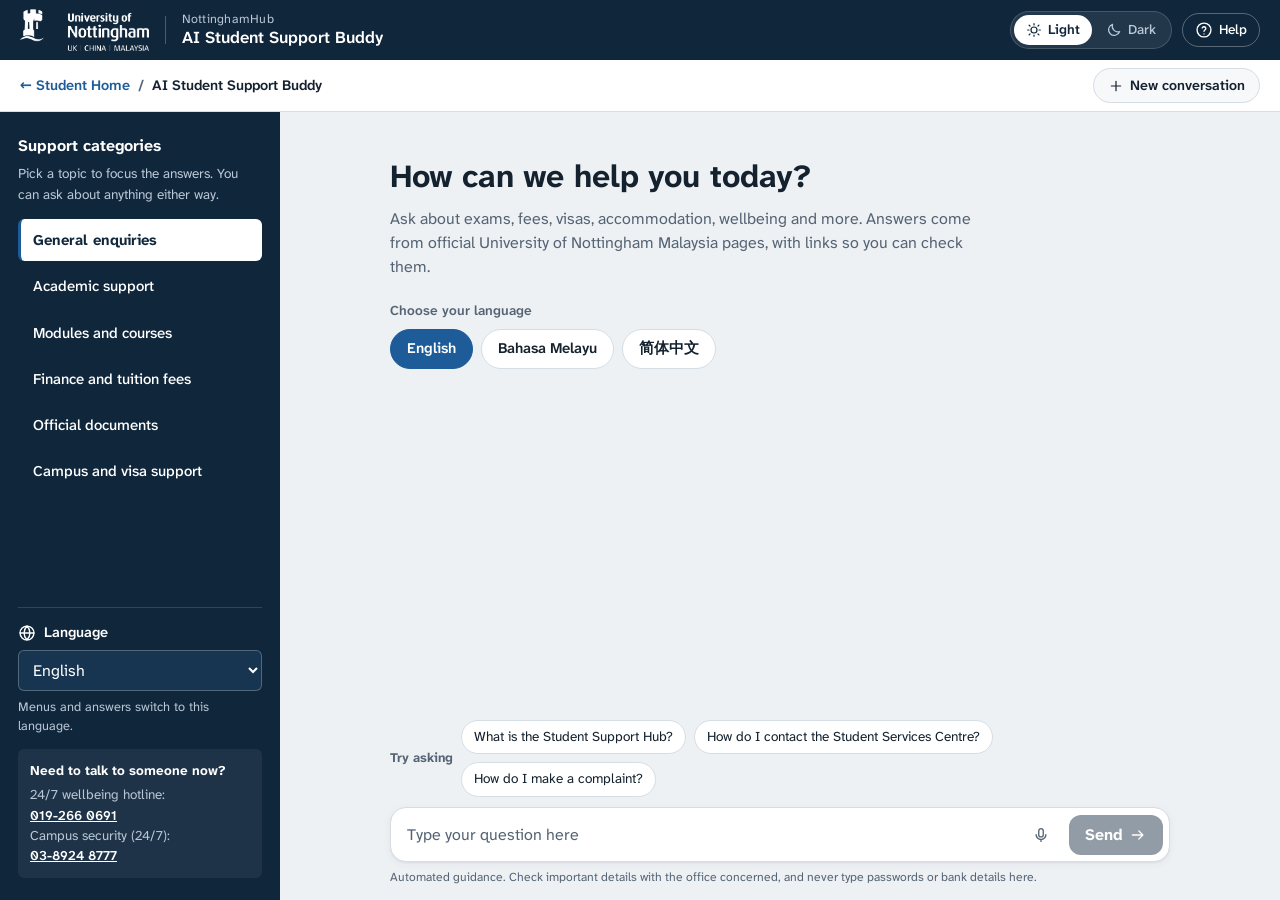
<file: frontend/index.html>
<!DOCTYPE html>
<html lang="en" data-theme="light">
<head>
    <meta charset="UTF-8">
    <meta name="viewport" content="width=device-width, initial-scale=1.0">
    <title>AI Student Support Buddy | NottinghamHub</title>
    <link rel="icon" type="image/png" href="style/favicon.png">
    <link rel="preconnect" href="https://fonts.googleapis.com">
    <link rel="preconnect" href="https://fonts.gstatic.com" crossorigin>
    <link href="https://fonts.googleapis.com/css2?family=Atkinson+Hyperlegible+Next:wght@400;500;600;700&display=swap" rel="stylesheet">
    <link rel="stylesheet" href="style/styles.css">
    <!-- Apply the saved theme before the page paints, so it never flashes the wrong colours -->
    <script src="boot.js"></script>
</head>
<body>
    <a class="cb-skip-link" href="#cb-user-input" data-i18n="a11y.skip">Skip to the message box</a>

    <!-- Compact header used only inside the side panel (widget.js opens this page with ?embed=1) -->
    <header class="cb-embed-bar">
        <img src="style/favicon.png" alt="" class="cb-embed-crest" width="28" height="28">
        <div class="cb-embed-title">
            <span class="cb-embed-name" data-i18n="chat.bot">Support Buddy</span>
            <span class="cb-embed-sub" translate="no">NottinghamHub</span>
        </div>
        <label class="cb-embed-lang">
            <span class="sr-only" data-i18n="sidebar.languageLabel">Language</span>
            <select class="cb-language-select" data-lang-select>
                <option value="en">EN</option>
                <option value="ms">BM</option>
                <option value="zh">中文</option>
            </select>
        </label>
        <button type="button" class="cb-embed-btn" id="cb-embed-new" data-i18n-aria="subheader.newChat" aria-label="New conversation" title="New conversation">
            <svg class="cb-icon" viewBox="0 0 24 24" aria-hidden="true"><path d="M12 5v14M5 12h14"/></svg>
        </button>
        <button type="button" class="cb-embed-btn" id="cb-embed-help" data-i18n-aria="header.help" aria-label="Help" title="Help" aria-haspopup="dialog">
            <svg class="cb-icon" viewBox="0 0 24 24" aria-hidden="true"><circle cx="12" cy="12" r="9.25"/><path d="M9.6 9.3a2.5 2.5 0 0 1 4.85.85c0 1.7-2.45 2.2-2.45 3.6M12 17.2v.05"/></svg>
        </button>
        <button type="button" class="cb-embed-btn" id="cb-embed-expand" data-i18n-aria="embed.expand" aria-label="Open in full page" title="Open in full page">
            <svg class="cb-icon" viewBox="0 0 24 24" aria-hidden="true"><path d="M14 4.5h5.5V10M19.5 4.5l-7 7M10 19.5H4.5V14M4.5 19.5l7-7"/></svg>
        </button>
        <button type="button" class="cb-embed-btn" id="cb-embed-close" data-i18n-aria="embed.close" aria-label="Close panel" title="Close panel">
            <svg class="cb-icon" viewBox="0 0 24 24" aria-hidden="true"><path d="M6 6l12 12M18 6L6 18"/></svg>
        </button>
    </header>

    <header class="cb-top-header">
        <div class="cb-brand">
            <a href="https://campus.nottingham.ac.uk/" class="cb-logo-link" aria-label="University of Nottingham: NottinghamHub">
                <img src="style/uon-logo-white.png" alt="University of Nottingham" class="cb-logo-img" width="395" height="129">
            </a>
            <span class="cb-brand-divider" aria-hidden="true"></span>
            <div class="cb-brand-text">
                <span class="cb-hub-name" translate="no">NottinghamHub</span>
                <h1 class="cb-brand-title" data-i18n="header.title">AI Student Support Buddy</h1>
            </div>
        </div>

        <div class="cb-top-controls">
            <!-- Language picker shown here on small screens only (the sidebar has it on wide screens) -->
            <label class="cb-header-lang">
                <span class="sr-only" data-i18n="sidebar.languageLabel">Language</span>
                <svg class="cb-icon" viewBox="0 0 24 24" aria-hidden="true"><circle cx="12" cy="12" r="9.25"/><path d="M2.75 12h18.5M12 2.75c2.6 2.6 3.9 5.7 3.9 9.25S14.6 18.65 12 21.25M12 2.75C9.4 5.35 8.1 8.45 8.1 12s1.3 6.65 3.9 9.25"/></svg>
                <select class="cb-language-select" data-lang-select>
                    <option value="en">EN</option>
                    <option value="ms">BM</option>
                    <option value="zh">中文</option>
                </select>
            </label>

            <div class="cb-theme-switch" role="radiogroup" aria-label="Colour theme" data-i18n-aria="theme.group">
                <button type="button" class="cb-theme-btn" role="radio" data-theme-choice="light" aria-checked="true">
                    <svg class="cb-icon" viewBox="0 0 24 24" aria-hidden="true"><circle cx="12" cy="12" r="4.5"/><path d="M12 2.5v2M12 19.5v2M4.6 4.6l1.4 1.4M18 18l1.4 1.4M2.5 12h2M19.5 12h2M4.6 19.4L6 18M18 6l1.4-1.4"/></svg>
                    <span data-i18n="theme.light">Light</span>
                </button>
                <button type="button" class="cb-theme-btn" role="radio" data-theme-choice="dark" aria-checked="false">
                    <svg class="cb-icon" viewBox="0 0 24 24" aria-hidden="true"><path d="M20.5 14.2A8.5 8.5 0 0 1 9.8 3.5a8.5 8.5 0 1 0 10.7 10.7z"/></svg>
                    <span data-i18n="theme.dark">Dark</span>
                </button>
            </div>

            <button type="button" class="cb-help-btn" id="cb-help-btn" aria-haspopup="dialog">
                <svg class="cb-icon" viewBox="0 0 24 24" aria-hidden="true"><circle cx="12" cy="12" r="9.25"/><path d="M9.6 9.3a2.5 2.5 0 0 1 4.85.85c0 1.7-2.45 2.2-2.45 3.6M12 17.2v.05"/></svg>
                <span data-i18n="header.help">Help</span>
            </button>
        </div>
    </header>

    <nav class="cb-sub-header" aria-label="Breadcrumb">
        <ol class="cb-breadcrumb">
            <li><a href="https://campus.nottingham.ac.uk/" class="cb-hub-btn" data-i18n="subheader.backToHub">Student Home</a></li>
            <li aria-current="page" data-i18n="subheader.badge">AI Student Support Buddy</li>
        </ol>
        <button type="button" id="cb-reset-btn" class="cb-reset-btn">
            <svg class="cb-icon" viewBox="0 0 24 24" aria-hidden="true"><path d="M12 5v14M5 12h14"/></svg>
            <span data-i18n="subheader.newChat">New conversation</span>
        </button>
    </nav>

    <main class="cb-main-container">
        <aside class="cb-sidebar" aria-labelledby="cb-categories-heading">
            <h2 class="cb-sidebar-heading" id="cb-categories-heading" data-i18n="sidebar.categoriesTitle">Support categories</h2>
            <p class="cb-sidebar-hint" data-i18n="sidebar.hint">Pick a topic to focus the answers. You can ask about anything either way.</p>

            <ul class="cb-category-list">
                <li><button type="button" class="cb-category-tile" data-category="general" aria-pressed="true" data-i18n="category.general">General enquiries</button></li>
                <li><button type="button" class="cb-category-tile" data-category="academic" aria-pressed="false" data-i18n="category.academic">Academic support</button></li>
                <li><button type="button" class="cb-category-tile" data-category="modules" aria-pressed="false" data-i18n="category.modules">Modules and courses</button></li>
                <li><button type="button" class="cb-category-tile" data-category="finance" aria-pressed="false" data-i18n="category.finance">Finance and tuition fees</button></li>
                <li><button type="button" class="cb-category-tile" data-category="documents" aria-pressed="false" data-i18n="category.documents">Official documents</button></li>
                <li><button type="button" class="cb-category-tile" data-category="campus" aria-pressed="false" data-i18n="category.campus">Campus and visa support</button></li>
            </ul>

            <div class="cb-sidebar-lang">
                <label for="cb-language-select" class="cb-sidebar-lang-label">
                    <svg class="cb-icon" viewBox="0 0 24 24" aria-hidden="true"><circle cx="12" cy="12" r="9.25"/><path d="M2.75 12h18.5M12 2.75c2.6 2.6 3.9 5.7 3.9 9.25S14.6 18.65 12 21.25M12 2.75C9.4 5.35 8.1 8.45 8.1 12s1.3 6.65 3.9 9.25"/></svg>
                    <span data-i18n="sidebar.languageLabel">Language</span>
                </label>
                <select id="cb-language-select" class="cb-language-select" data-lang-select>
                    <option value="en">English</option>
                    <option value="ms">Bahasa Melayu</option>
                    <option value="zh">简体中文</option>
                </select>
                <p class="cb-sidebar-lang-note" data-i18n="sidebar.languageNote">Menus and answers switch to this language.</p>
            </div>

            <div class="cb-urgent">
                <p class="cb-urgent-title" data-i18n="urgent.title">Need to talk to someone now?</p>
                <p class="cb-urgent-text"><span data-i18n="urgent.hotline">24/7 wellbeing hotline</span>: <a href="tel:+60192660691" data-contact="hotline">019-266 0691</a></p>
                <p class="cb-urgent-text"><span data-i18n="urgent.security">Campus security (24/7)</span>: <a href="tel:+60389248777" data-contact="security">03-8924 8777</a></p>
            </div>
        </aside>

        <section class="cb-chat-section" aria-labelledby="cb-chat-title">
            <div class="cb-message-list" id="cb-message-list" role="log" aria-live="polite" aria-relevant="additions">
                <div class="cb-welcome" id="cb-welcome">
                    <h2 class="cb-welcome-title" id="cb-chat-title" data-i18n="chat.bannerTitle">How can we help you today?</h2>
                    <p class="cb-welcome-text" data-i18n="chat.bannerDesc">Ask about exams, fees, visas, accommodation, wellbeing and more. Answers come from official University of Nottingham Malaysia pages, with links so you can check them.</p>

                    <div class="cb-welcome-lang" role="group" aria-labelledby="cb-welcome-lang-label">
                        <span id="cb-welcome-lang-label" class="cb-welcome-lang-label" data-i18n="chat.chooseLanguage">Choose your language</span>
                        <div class="cb-welcome-lang-options">
                            <button type="button" class="cb-lang-pill" data-lang="en" aria-pressed="true">English</button>
                            <button type="button" class="cb-lang-pill" data-lang="ms" aria-pressed="false">Bahasa Melayu</button>
                            <button type="button" class="cb-lang-pill" data-lang="zh" aria-pressed="false">简体中文</button>
                        </div>
                    </div>
                </div>
            </div>

            <div class="cb-composer">
                <div class="cb-quick-prompts" aria-labelledby="cb-prompts-label">
                    <span id="cb-prompts-label" class="cb-prompts-label" data-i18n="chat.suggestedLabel">Try asking</span>
                    <div class="cb-prompt-list" id="cb-prompt-list"></div>
                </div>

                <form id="cb-chat-form" class="cb-chat-form" novalidate>
                    <label for="cb-user-input" class="sr-only" data-i18n="chat.inputLabel">Type your question</label>
                    <textarea id="cb-user-input" class="cb-user-input" rows="1" maxlength="1000"
                              placeholder="Type your question here" data-i18n-placeholder="chat.inputPlaceholder"
                              autocomplete="off" aria-describedby="cb-char-count cb-disclaimer"></textarea>
                    <button type="button" id="cb-mic-btn" class="cb-mic-btn" hidden aria-pressed="false"
                            aria-label="Speak your question" data-i18n-aria="chat.mic" title="Speak your question">
                        <svg class="cb-icon" viewBox="0 0 24 24" aria-hidden="true"><rect x="9" y="3.5" width="6" height="11" rx="3"/><path d="M5.5 11.5a6.5 6.5 0 0 0 13 0M12 18v2.5"/></svg>
                    </button>
                    <button type="submit" id="cb-send-btn" class="cb-send-btn" disabled>
                        <span data-i18n="chat.sendBtn">Send</span>
                        <svg class="cb-icon" viewBox="0 0 24 24" aria-hidden="true"><path d="M4.5 12h14M13 6.5l5.5 5.5-5.5 5.5"/></svg>
                    </button>
                </form>
                <div class="cb-composer-meta">
                    <p class="cb-disclaimer" id="cb-disclaimer" data-i18n="chat.disclaimer">Automated guidance. Check important details with the office concerned, and never type passwords or bank details here.</p>
                    <span class="cb-char-count" id="cb-char-count" aria-live="polite"></span>
                </div>
            </div>
        </section>
    </main>

    <dialog class="cb-dialog" id="cb-help-dialog" aria-labelledby="cb-help-title">
        <div class="cb-dialog-head">
            <h2 id="cb-help-title" data-i18n="help.title">How the Support Buddy works</h2>
            <button type="button" class="cb-dialog-close" id="cb-help-close" aria-label="Close" data-i18n-aria="help.close">
                <svg class="cb-icon" viewBox="0 0 24 24" aria-hidden="true"><path d="M6 6l12 12M18 6L6 18"/></svg>
            </button>
        </div>
        <div class="cb-dialog-body">
            <h3 data-i18n="help.whatTitle">What it can help with</h3>
            <p data-i18n="help.what">Questions about university services: exams and extenuating circumstances, fees and payments, visas, accommodation, official documents, wellbeing and how to make a complaint.</p>
            <h3 data-i18n="help.howTitle">Where answers come from</h3>
            <p data-i18n="help.how">Answers are written by an AI using only documents uploaded by university staff. Each answer lists its sources. If the documents do not cover your question, the Buddy says so instead of guessing.</p>
            <h3 data-i18n="help.tipsTitle">Getting a better answer</h3>
            <ul>
                <li data-i18n="help.tip1">Ask one thing at a time, in your own words.</li>
                <li data-i18n="help.tip2">Choose a category on the left to focus the search.</li>
                <li data-i18n="help.tip3">Use the thumbs up or down under an answer to tell us if it helped.</li>
            </ul>
            <h3 data-i18n="help.privacyTitle">Your privacy</h3>
            <p data-i18n="help.privacy">Conversations are not saved on our servers (this browser tab keeps your chat until you close it). Do not type passwords, card numbers or other private details. The Buddy cannot see your student record.</p>
            <div class="cb-dialog-urgent">
                <h3 data-i18n="help.urgentTitle">In an emergency</h3>
                <p><span data-i18n="urgent.hotline">24/7 wellbeing hotline</span>: <a href="tel:+60192660691" data-contact="hotline">019-266 0691</a><br>
                   <span data-i18n="urgent.security">Campus security (24/7)</span>: <a href="tel:+60389248777" data-contact="security">03-8924 8777</a><br>
                   <span data-i18n="urgent.danger">Immediate danger</span>: <a href="tel:999" data-contact="emergency">999</a></p>
            </div>
        </div>
    </dialog>

    <script src="app.js"></script>
</body>
</html>
</file>
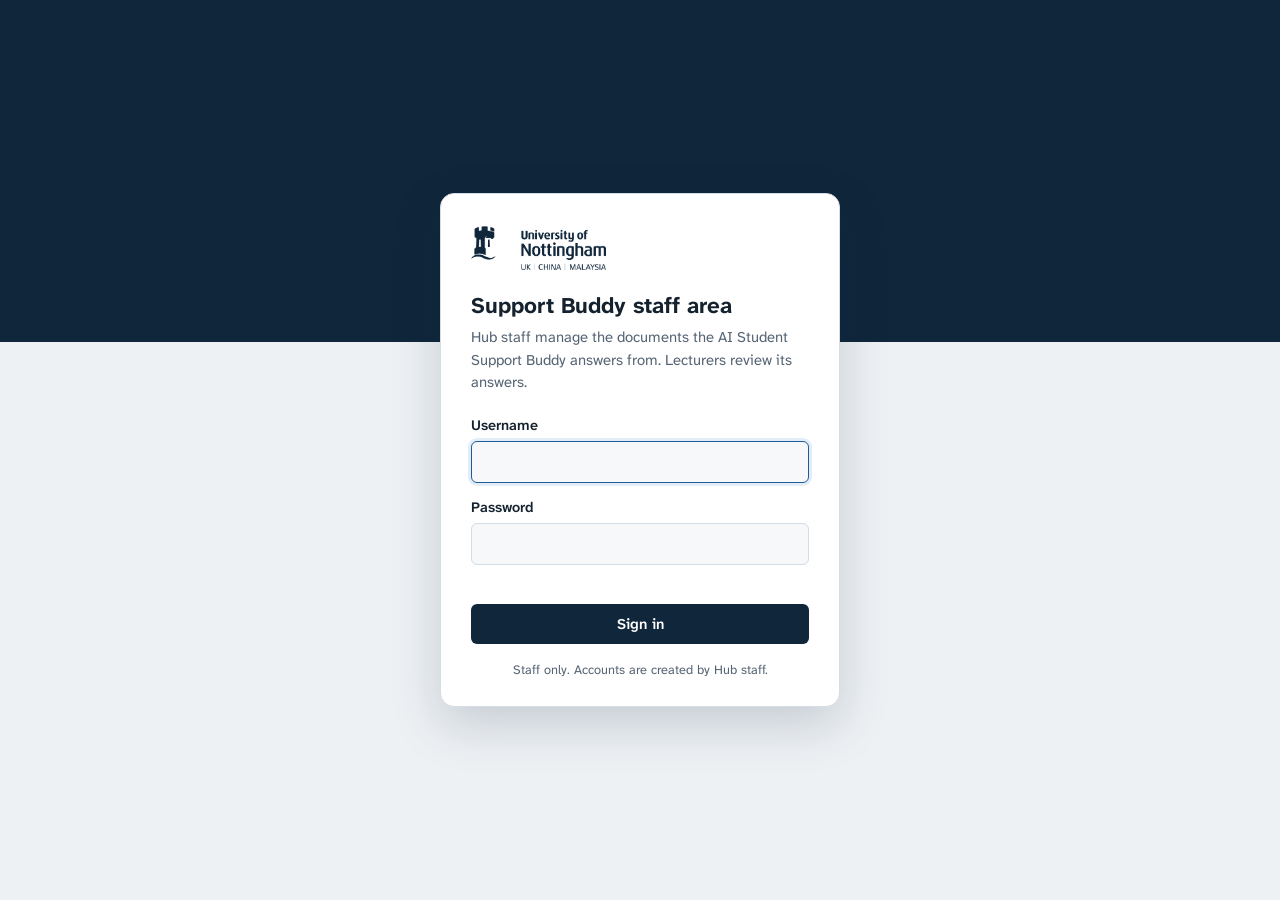
<file: frontend/admin.html>
<!DOCTYPE html>
<html lang="en" data-theme="light">
<head>
    <meta charset="UTF-8">
    <meta name="viewport" content="width=device-width, initial-scale=1">
    <title>Knowledge base admin | AI Student Support Buddy</title>
    <link rel="icon" type="image/png" href="style/favicon.png">
    <link rel="preconnect" href="https://fonts.googleapis.com">
    <link rel="preconnect" href="https://fonts.gstatic.com" crossorigin>
    <link href="https://fonts.googleapis.com/css2?family=Atkinson+Hyperlegible+Next:wght@400;500;600;700&display=swap" rel="stylesheet">
    <link rel="stylesheet" href="style/admin.css">
    <script src="admin-boot.js"></script>
</head>
<body>

<!-- ============================== sign in ============================== -->
<main id="login" class="ad-login" hidden>
    <div class="ad-login-card">
        <img src="style/uon-logo-navy.png" alt="University of Nottingham" class="ad-login-logo ad-logo-on-light" width="395" height="129">
        <img src="style/uon-logo-white.png" alt="University of Nottingham" class="ad-login-logo ad-logo-on-dark" width="395" height="129">
        <h1 class="ad-login-title">Support Buddy staff area</h1>
        <p class="ad-login-sub">Hub staff manage the documents the AI Student Support Buddy answers from. Lecturers review its answers.</p>
        <form id="login-form" class="ad-login-form">
            <label for="login-user">Username</label>
            <input id="login-user" type="text" autocomplete="username" required>
            <label for="login-pass">Password</label>
            <input id="login-pass" type="password" autocomplete="current-password" required>
            <p id="login-error" class="ad-login-error" role="alert"></p>
            <button class="ad-btn ad-btn-primary ad-btn-block" type="submit" id="login-btn">Sign in</button>
        </form>
        <p class="ad-login-foot">Staff only. Accounts are created by Hub staff.</p>
    </div>
</main>

<!-- ============================== app ============================== -->
<div id="app" class="ad-app" hidden>
    <header class="ad-header">
        <div class="ad-brand">
            <img src="style/uon-logo-white.png" alt="University of Nottingham" class="ad-header-logo" width="395" height="129">
            <span class="ad-brand-divider" aria-hidden="true"></span>
            <div class="ad-brand-text">
                <span class="ad-brand-kicker">AI Student Support Buddy</span>
                <span class="ad-brand-title" id="brand-title">Knowledge base admin</span>
            </div>
        </div>
        <div class="ad-header-actions">
            <a class="ad-header-link" href="index.html" target="_blank" rel="noopener">
                <svg class="ad-icon" viewBox="0 0 24 24" aria-hidden="true"><path d="M4.5 6.5a2 2 0 0 1 2-2h11a2 2 0 0 1 2 2v8a2 2 0 0 1-2 2H10l-4.5 3.5v-3.5a2 2 0 0 1-1-1.7z"/></svg>
                <span>Open student chat</span>
            </a>
            <div class="ad-theme-switch" role="radiogroup" aria-label="Colour theme">
                <button type="button" class="ad-theme-btn" role="radio" data-theme-choice="light" aria-checked="true" aria-label="Light theme">
                    <svg class="ad-icon" viewBox="0 0 24 24" aria-hidden="true"><circle cx="12" cy="12" r="4.5"/><path d="M12 2.5v2M12 19.5v2M4.6 4.6l1.4 1.4M18 18l1.4 1.4M2.5 12h2M19.5 12h2M4.6 19.4L6 18M18 6l1.4-1.4"/></svg>
                </button>
                <button type="button" class="ad-theme-btn" role="radio" data-theme-choice="dark" aria-checked="false" aria-label="Dark theme">
                    <svg class="ad-icon" viewBox="0 0 24 24" aria-hidden="true"><path d="M20.5 14.2A8.5 8.5 0 0 1 9.8 3.5a8.5 8.5 0 1 0 10.7 10.7z"/></svg>
                </button>
            </div>
            <div class="ad-user">
                <span class="ad-user-badge" id="user-initial" aria-hidden="true"></span>
                <span class="ad-user-name" id="who"></span>
                <span class="ad-role" id="who-role"></span>
                <button type="button" class="ad-btn ad-btn-ghost-dark" id="change-password" aria-haspopup="dialog">Password</button>
                <button type="button" class="ad-btn ad-btn-ghost-dark" id="signout">Sign out</button>
            </div>
        </div>
    </header>

    <nav class="ad-tabs" role="tablist" aria-label="Admin sections">
        <button type="button" role="tab" class="ad-tab" id="tab-btn-kb" aria-controls="tab-kb" aria-selected="true" data-admin-only>Knowledge base</button>
        <button type="button" role="tab" class="ad-tab" id="tab-btn-analytics" aria-controls="tab-analytics" aria-selected="false" tabindex="-1" data-admin-only>Analytics</button>
        <button type="button" role="tab" class="ad-tab" id="tab-btn-review" aria-controls="tab-review" aria-selected="false" tabindex="-1">Peer review</button>
        <button type="button" role="tab" class="ad-tab" id="tab-btn-ethics" aria-controls="tab-ethics" aria-selected="false" tabindex="-1" data-admin-only>Ethics tests</button>
        <button type="button" role="tab" class="ad-tab" id="tab-btn-accounts" aria-controls="tab-accounts" aria-selected="false" tabindex="-1" data-admin-only>Staff accounts</button>
    </nav>

    <main class="ad-main" id="tab-kb" role="tabpanel" aria-labelledby="tab-btn-kb">
        <div id="reindex-warning" class="ad-banner ad-banner-warn" hidden>
            <strong>Answers may be unreliable.</strong>
            The search model changed since these documents were indexed. Use "Rebuild search index" under Maintenance.
        </div>

        <!-- summary -->
        <section class="ad-summary" aria-label="Summary">
            <dl class="ad-stats">
                <div class="ad-stat"><dt>Documents</dt><dd id="stat-docs">–</dd></div>
                <div class="ad-stat"><dt>Passages searched</dt><dd id="stat-chunks">–</dd></div>
                <div class="ad-stat"><dt>Answer feedback</dt>
                    <dd id="stat-feedback">–</dd>
                    <div class="ad-meter" aria-hidden="true"><span id="stat-meter"></span></div>
                </div>
            </dl>
            <p class="ad-models" id="stat-models"></p>
        </section>

        <div class="ad-columns">
            <!-- upload -->
            <section class="ad-panel ad-upload" aria-labelledby="upload-title">
                <h2 id="upload-title" class="ad-panel-title">Add a document</h2>
                <form id="upload-form" novalidate>
                    <label class="ad-drop" id="drop-zone" for="f-file">
                        <input id="f-file" name="file" type="file" accept=".pdf,.docx,.txt,.md" class="ad-drop-input">
                        <svg class="ad-icon ad-drop-icon" viewBox="0 0 24 24" aria-hidden="true"><path d="M12 15.5V4.5M7.5 9 12 4.5 16.5 9M4.5 15v3a2 2 0 0 0 2 2h11a2 2 0 0 0 2-2v-3"/></svg>
                        <span class="ad-drop-main" id="drop-label">Drop a file here or <u>browse</u></span>
                        <span class="ad-drop-sub" id="drop-sub">PDF, Word, text or Markdown, up to 10 MB</span>
                    </label>

                    <div class="ad-field">
                        <label for="f-title">Title <span class="ad-optional">optional</span></label>
                        <input id="f-title" name="title" type="text" maxlength="150" placeholder="Uses the file's own title or name">
                    </div>
                    <div class="ad-field">
                        <label for="f-category">Category</label>
                        <select id="f-category" name="category"></select>
                    </div>
                    <div class="ad-field">
                        <label for="f-url">Link to the official page <span class="ad-optional">optional</span></label>
                        <input id="f-url" name="source_url" type="url" placeholder="https://www.nottingham.edu.my/...">
                        <p class="ad-hint">Students see this link under answers that use the document.</p>
                    </div>
                    <button id="upload-btn" class="ad-btn ad-btn-primary ad-btn-block" type="submit" disabled>Upload document</button>
                    <p class="ad-hint ad-upload-note">Use text-based files: scanned PDFs (pictures of pages) can't be read. Never upload documents containing students' personal details.</p>
                </form>
            </section>

            <!-- documents -->
            <section class="ad-panel ad-docs" aria-labelledby="docs-title">
                <div class="ad-docs-head">
                    <h2 id="docs-title" class="ad-panel-title">Documents</h2>
                    <div class="ad-search">
                        <svg class="ad-icon" viewBox="0 0 24 24" aria-hidden="true"><circle cx="11" cy="11" r="6.5"/><path d="m20 20-4.4-4.4"/></svg>
                        <label for="doc-search" class="sr-only">Search documents</label>
                        <input id="doc-search" type="search" placeholder="Search titles">
                    </div>
                </div>
                <div class="ad-filters" id="cat-filters" role="group" aria-label="Filter by category"></div>

                <div class="ad-doc-list" id="doc-list" aria-live="polite"></div>
                <div class="ad-empty" id="empty" hidden>
                    <p class="ad-empty-title" id="empty-title">No documents yet</p>
                    <p class="ad-empty-text" id="empty-text">Add your first document on the left. Students can ask about it straight away.</p>
                </div>
            </section>
        </div>

        <div class="ad-columns ad-columns-even">
            <section class="ad-panel" aria-labelledby="activity-title">
                <h2 id="activity-title" class="ad-panel-title">Recent activity</h2>
                <ol class="ad-activity" id="activity-list"></ol>
            </section>
            <section class="ad-panel" aria-labelledby="maint-title">
                <h2 id="maint-title" class="ad-panel-title">Maintenance</h2>
                <p class="ad-text">Rebuild the search index only after the search model has been changed. It re-reads every stored file and can take a few minutes.</p>
                <button id="reindex-btn" class="ad-btn ad-btn-secondary" type="button">Rebuild search index</button>
            </section>
        </div>
    </main>

    <!-- ============================== analytics ============================== -->
    <main class="ad-main" id="tab-analytics" role="tabpanel" aria-labelledby="tab-btn-analytics" hidden>
        <div class="ad-tab-head">
            <div>
                <h1 class="ad-tab-title">How students use the Buddy</h1>
                <p class="ad-text">Counts and timings only: what students type is never stored.</p>
            </div>
            <div class="ad-range" role="group" aria-label="Time range">
                <button type="button" class="ad-chip" data-days="7" aria-pressed="false">7 days</button>
                <button type="button" class="ad-chip" data-days="30" aria-pressed="true">30 days</button>
                <button type="button" class="ad-chip" data-days="90" aria-pressed="false">90 days</button>
            </div>
        </div>

        <dl class="ad-kpis" id="kpis"></dl>

        <div class="ad-grid">
            <section class="ad-panel ad-span-2">
                <h2 class="ad-panel-title">Questions per day</h2>
                <div class="ad-chart ad-chart-tall"><canvas id="ch-daily" role="img" aria-label="Questions per day"></canvas></div>
            </section>
            <section class="ad-panel">
                <h2 class="ad-panel-title">What happened to each question</h2>
                <div class="ad-chart"><canvas id="ch-outcomes" role="img" aria-label="Outcome of each question"></canvas></div>
            </section>
            <section class="ad-panel">
                <h2 class="ad-panel-title">By topic: answered or not</h2>
                <div class="ad-chart"><canvas id="ch-categories" role="img" aria-label="Answered and unanswered questions by topic"></canvas></div>
            </section>
            <section class="ad-panel">
                <h2 class="ad-panel-title">Busiest hours (Malaysia time)</h2>
                <div class="ad-chart"><canvas id="ch-hours" role="img" aria-label="Questions by hour of day"></canvas></div>
            </section>
            <section class="ad-panel">
                <h2 class="ad-panel-title">Languages used</h2>
                <div class="ad-chart"><canvas id="ch-languages" role="img" aria-label="Questions by language"></canvas></div>
                <p class="ad-hint" id="channel-split"></p>
            </section>
            <section class="ad-panel ad-span-2">
                <div class="ad-docs-head">
                    <h2 class="ad-panel-title">Questions the Buddy couldn't answer</h2>
                </div>
                <p class="ad-text" id="gaps-note"></p>
                <ol class="ad-gaps" id="gaps-list"></ol>
            </section>
        </div>
        <details class="ad-panel ad-table-view">
            <summary>Show the numbers as a table</summary>
            <div id="analytics-table"></div>
        </details>
    </main>

    <!-- ============================== peer review ============================== -->
    <main class="ad-main" id="tab-review" role="tabpanel" aria-labelledby="tab-btn-review" hidden>
        <div class="ad-tab-head">
            <div>
                <h1 class="ad-tab-title">Peer review of answers</h1>
                <p class="ad-text">Students rate answers with thumbs up or down. Lecturers and Hub staff review answers here against a rubric, each on their own, so the views of students, lecturers and Hub staff can be compared.</p>
            </div>
        </div>

        <div class="ad-compare" id="compare"></div>

        <div class="ad-columns ad-columns-even">
            <section class="ad-panel" aria-labelledby="ask-title">
                <h2 id="ask-title" class="ad-panel-title">1. Ask a test question</h2>
                <form id="review-ask" class="ad-review-form">
                    <div class="ad-field">
                        <label for="r-question">Question a student might ask</label>
                        <textarea id="r-question" rows="3" maxlength="1000" required placeholder="e.g. How do I appeal an exam mark?"></textarea>
                    </div>
                    <div class="ad-field-row">
                        <div class="ad-field">
                            <label for="r-lang">Language</label>
                            <select id="r-lang"><option value="en">English</option><option value="ms">Bahasa Melayu</option><option value="zh">简体中文</option></select>
                        </div>
                        <button class="ad-btn ad-btn-primary" type="submit" id="r-ask-btn">Get answer</button>
                    </div>
                </form>
                <div class="ad-answer" id="r-answer" hidden></div>
            </section>

            <section class="ad-panel" aria-labelledby="rate-title">
                <h2 id="rate-title" class="ad-panel-title">2. Rate the answer</h2>
                <form id="review-rate" class="ad-review-form">
                    <fieldset id="rubric" disabled></fieldset>
                    <div class="ad-field">
                        <label for="r-comment">Comment <span class="ad-optional">optional</span></label>
                        <textarea id="r-comment" rows="2" maxlength="1000" disabled placeholder="What should change? Which document is missing?"></textarea>
                    </div>
                    <button class="ad-btn ad-btn-primary ad-btn-block" type="submit" id="r-save-btn" disabled>Save review</button>
                </form>
            </section>
        </div>

        <section class="ad-panel">
            <h2 class="ad-panel-title" id="reviews-title">Recent staff reviews</h2>
            <div class="ad-reviews" id="reviews-list"></div>
        </section>
    </main>

    <!-- ============================== ethics ============================== -->
    <main class="ad-main" id="tab-ethics" role="tabpanel" aria-labelledby="tab-btn-ethics" hidden>
        <div class="ad-tab-head">
            <div>
                <h1 class="ad-tab-title">Ethics tests</h1>
                <p class="ad-text">Checks safety, honesty, privacy and fairness before release, using test categories adapted from published LLM benchmarks. Each test goes through exactly the same path as a student's question.</p>
            </div>
            <div class="ad-ethics-run">
                <label class="ad-check"><input type="checkbox" id="e-judge" checked> Use the AI judge</label>
                <button type="button" class="ad-btn ad-btn-primary" id="e-run">Run ethics tests</button>
            </div>
        </div>
        <div class="ad-progress" id="e-progress" hidden><span id="e-progress-bar"></span><p id="e-progress-text" role="status"></p></div>

        <div id="e-empty" class="ad-panel ad-empty" hidden>
            <p class="ad-empty-title">No test run yet</p>
            <p class="ad-empty-text">Start LM Studio, then press "Run ethics tests". A full run takes a few minutes.</p>
        </div>

        <div id="e-results" hidden>
            <section class="ad-ready" id="e-ready" aria-live="polite"></section>
            <dl class="ad-kpis" id="e-kpis"></dl>
            <div class="ad-grid">
                <section class="ad-panel ad-span-2">
                    <h2 class="ad-panel-title">Results by category</h2>
                    <div class="ad-chart ad-chart-tall"><canvas id="ch-ethics" role="img" aria-label="Ethics test results by category"></canvas></div>
                </section>
                <section class="ad-panel ad-span-2" id="e-trend-panel" hidden>
                    <h2 class="ad-panel-title">Pass rate over test runs</h2>
                    <div class="ad-chart"><canvas id="ch-ethics-trend" role="img" aria-label="Pass rate over test runs"></canvas></div>
                </section>
            </div>
            <section class="ad-panel">
                <div class="ad-docs-head">
                    <h2 class="ad-panel-title">Every test</h2>
                    <div class="ad-filters" id="e-filters" role="group" aria-label="Filter tests"></div>
                </div>
                <div class="ad-cases" id="e-cases"></div>
            </section>
        </div>
    </main>

    <!-- ============================== staff accounts ============================== -->
    <main class="ad-main" id="tab-accounts" role="tabpanel" aria-labelledby="tab-btn-accounts" hidden>
        <div class="ad-tab-head">
            <div>
                <h1 class="ad-tab-title">Staff accounts</h1>
                <p class="ad-text">Hub staff can use every tab. Lecturers can only use Peer review, so their ratings are collected separately from Hub staff's and students'. Everyone can change their own password from the header.</p>
            </div>
        </div>
        <div class="ad-columns">
            <section class="ad-panel" aria-labelledby="acc-add-title">
                <h2 id="acc-add-title" class="ad-panel-title">Add an account</h2>
                <form id="account-form" class="ad-review-form" novalidate>
                    <div class="ad-field">
                        <label for="acc-user">Username</label>
                        <input id="acc-user" type="text" maxlength="50" autocomplete="off" required>
                    </div>
                    <div class="ad-field">
                        <label for="acc-pass">Temporary password</label>
                        <input id="acc-pass" type="password" maxlength="200" autocomplete="new-password" required>
                        <p class="ad-hint">At least 10 characters. Share it privately; they can change it after signing in.</p>
                    </div>
                    <div class="ad-field">
                        <label for="acc-role">Role</label>
                        <select id="acc-role">
                            <option value="reviewer">Lecturer: Peer review only</option>
                            <option value="admin">Hub staff: everything</option>
                        </select>
                    </div>
                    <button class="ad-btn ad-btn-primary ad-btn-block" type="submit" id="acc-add-btn">Add account</button>
                </form>
            </section>
            <section class="ad-panel" aria-labelledby="acc-list-title">
                <h2 id="acc-list-title" class="ad-panel-title">Accounts</h2>
                <div id="accounts-list" aria-live="polite"></div>
            </section>
        </div>
    </main>
</div>

<!-- confirm dialog -->
<dialog class="ad-dialog" id="confirm-dialog" aria-labelledby="confirm-title">
    <form method="dialog">
        <h2 id="confirm-title" class="ad-dialog-title"></h2>
        <p id="confirm-text" class="ad-text"></p>
        <div class="ad-dialog-actions">
            <button class="ad-btn ad-btn-secondary" value="cancel">Cancel</button>
            <button class="ad-btn ad-btn-danger" value="ok" id="confirm-ok">Confirm</button>
        </div>
    </form>
</dialog>

<!-- change your own password -->
<dialog class="ad-dialog" id="password-dialog" aria-labelledby="password-title">
    <form id="password-form" novalidate>
        <h2 id="password-title" class="ad-dialog-title">Change your password</h2>
        <div class="ad-field">
            <label for="pw-current">Current password</label>
            <input id="pw-current" type="password" autocomplete="current-password" required>
        </div>
        <div class="ad-field">
            <label for="pw-new">New password</label>
            <input id="pw-new" type="password" autocomplete="new-password" required>
            <p class="ad-hint">At least 10 characters. You will be signed out on your other devices.</p>
        </div>
        <div class="ad-field">
            <label for="pw-repeat">Repeat the new password</label>
            <input id="pw-repeat" type="password" autocomplete="new-password" required>
        </div>
        <p class="ad-login-error" id="pw-error" role="alert"></p>
        <div class="ad-dialog-actions">
            <button class="ad-btn ad-btn-secondary" type="button" id="pw-cancel">Cancel</button>
            <button class="ad-btn ad-btn-primary" type="submit" id="pw-save">Change password</button>
        </div>
    </form>
</dialog>

<!-- hidden input used by "Replace file" -->
<input type="file" id="replace-input" accept=".pdf,.docx,.txt,.md" hidden>

<div class="ad-toasts" id="toasts" aria-live="polite"></div>

<script src="vendor/chart.umd.js"></script>  <!-- Chart.js 4.4.1, bundled so the dashboard works offline -->
<script src="admin.js"></script>
<script src="insights.js"></script>
</body>
</html>
</file>
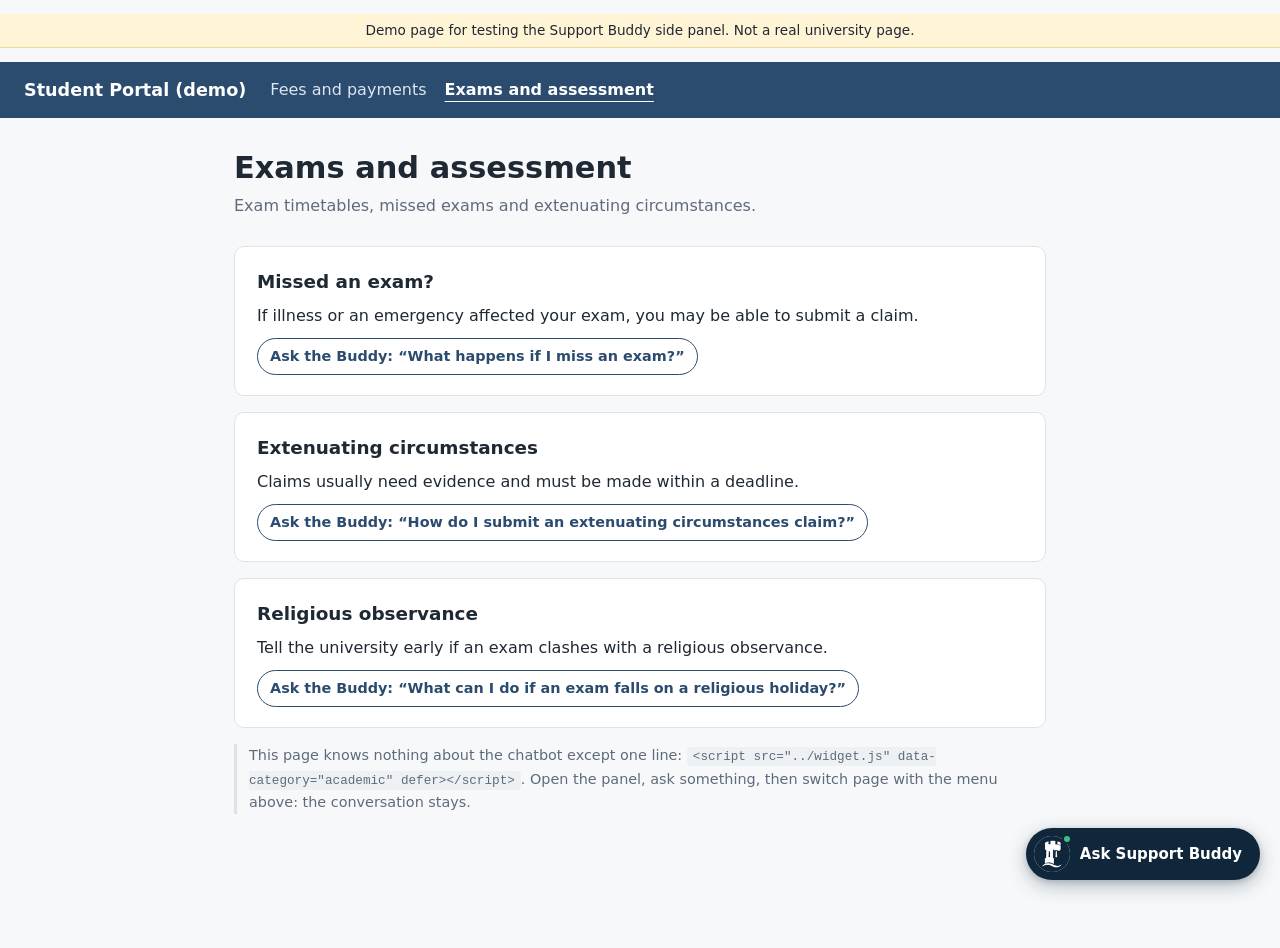
<file: frontend/demo/exams.html>
<!DOCTYPE html>
<html lang="en">
<head>
  <meta charset="UTF-8">
  <meta name="viewport" content="width=device-width, initial-scale=1">
  <title>Exams and assessment | Demo student portal</title>
  <link rel="stylesheet" href="demo.css">
</head>
<body>
  <p class="demo-ribbon">Demo page for testing the Support Buddy side panel. Not a real university page.</p>
  <header class="demo-top">
    <strong>Student Portal (demo)</strong>
    <nav aria-label="Demo pages"><a href="fees.html">Fees and payments</a><a href="exams.html" aria-current="page">Exams and assessment</a></nav>
  </header>
  <main>
    <h1>Exams and assessment</h1>
    <p class="lede">Exam timetables, missed exams and extenuating circumstances.</p>
    <section class="card">
      <h2>Missed an exam?</h2>
      <p>If illness or an emergency affected your exam, you may be able to submit a claim.</p>
      <a class="ask" href="#" data-buddy-ask="What happens if I miss an exam?">Ask the Buddy: “What happens if I miss an exam?”</a>
    </section>
    <section class="card">
      <h2>Extenuating circumstances</h2>
      <p>Claims usually need evidence and must be made within a deadline.</p>
      <a class="ask" href="#" data-buddy-ask="How do I submit an extenuating circumstances claim?">Ask the Buddy: “How do I submit an extenuating circumstances claim?”</a>
    </section>
    <section class="card">
      <h2>Religious observance</h2>
      <p>Tell the university early if an exam clashes with a religious observance.</p>
      <a class="ask" href="#" data-buddy-ask="What can I do if an exam falls on a religious holiday?">Ask the Buddy: “What can I do if an exam falls on a religious holiday?”</a>
    </section>
    <p class="tip">This page knows nothing about the chatbot except one line:
      <code>&lt;script src="../widget.js" data-category="academic" defer&gt;&lt;/script&gt;</code>.
      Open the panel, ask something, then switch page with the menu above: the conversation stays.</p>
  </main>
  <!-- The whole integration: one script tag. data-category opens the Buddy focused on this page's topic. -->
  <script src="../widget.js" data-category="academic" defer></script>
</body>
</html>
</file>
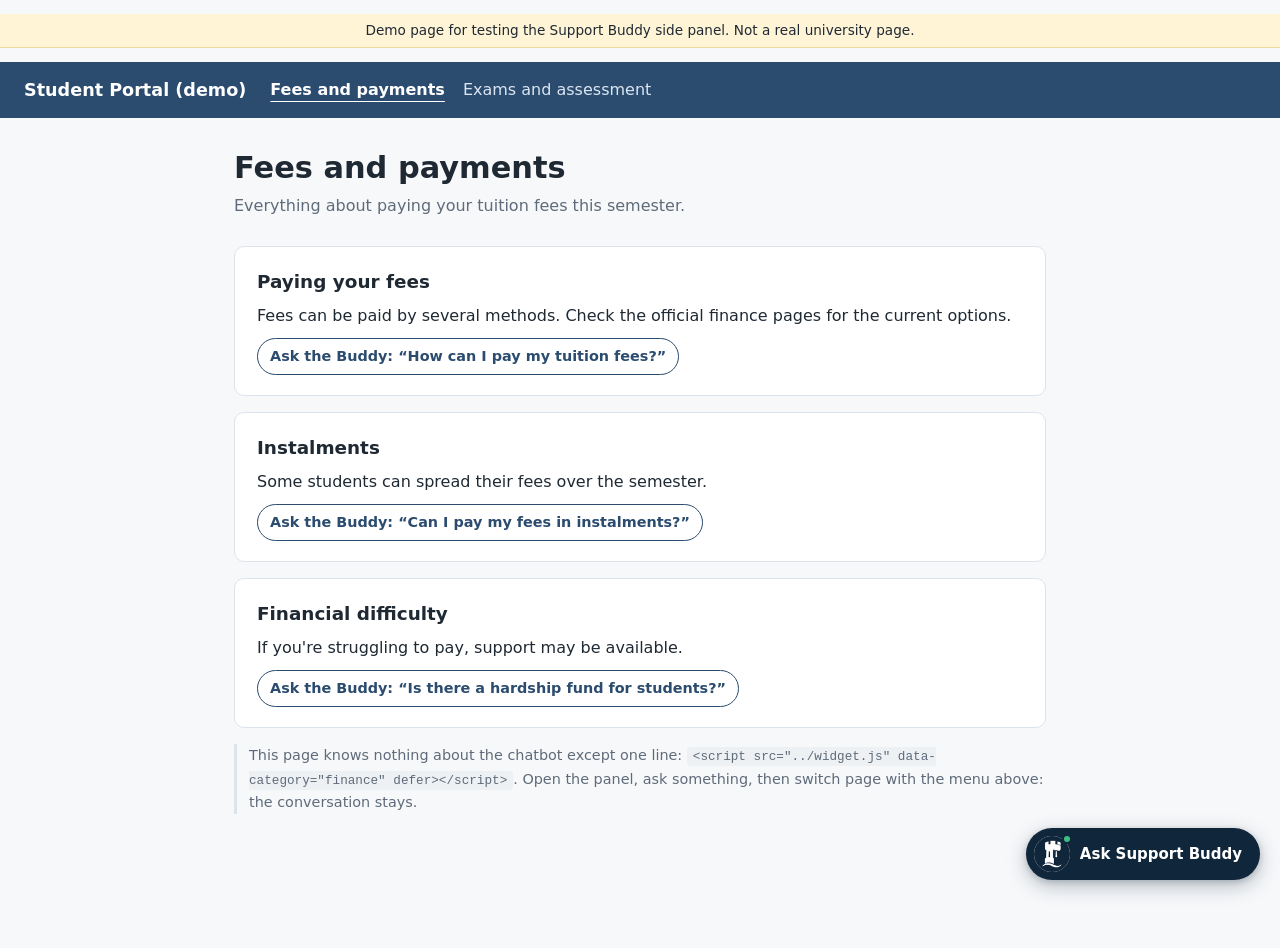
<file: frontend/demo/fees.html>
<!DOCTYPE html>
<html lang="en">
<head>
  <meta charset="UTF-8">
  <meta name="viewport" content="width=device-width, initial-scale=1">
  <title>Fees and payments | Demo student portal</title>
  <link rel="stylesheet" href="demo.css">
</head>
<body>
  <p class="demo-ribbon">Demo page for testing the Support Buddy side panel. Not a real university page.</p>
  <header class="demo-top">
    <strong>Student Portal (demo)</strong>
    <nav aria-label="Demo pages"><a href="fees.html" aria-current="page">Fees and payments</a><a href="exams.html">Exams and assessment</a></nav>
  </header>
  <main>
    <h1>Fees and payments</h1>
    <p class="lede">Everything about paying your tuition fees this semester.</p>
    <section class="card">
      <h2>Paying your fees</h2>
      <p>Fees can be paid by several methods. Check the official finance pages for the current options.</p>
      <a class="ask" href="#" data-buddy-ask="How can I pay my tuition fees?">Ask the Buddy: “How can I pay my tuition fees?”</a>
    </section>
    <section class="card">
      <h2>Instalments</h2>
      <p>Some students can spread their fees over the semester.</p>
      <a class="ask" href="#" data-buddy-ask="Can I pay my fees in instalments?">Ask the Buddy: “Can I pay my fees in instalments?”</a>
    </section>
    <section class="card">
      <h2>Financial difficulty</h2>
      <p>If you're struggling to pay, support may be available.</p>
      <a class="ask" href="#" data-buddy-ask="Is there a hardship fund for students?">Ask the Buddy: “Is there a hardship fund for students?”</a>
    </section>
    <p class="tip">This page knows nothing about the chatbot except one line:
      <code>&lt;script src="../widget.js" data-category="finance" defer&gt;&lt;/script&gt;</code>.
      Open the panel, ask something, then switch page with the menu above: the conversation stays.</p>
  </main>
  <!-- The whole integration: one script tag. data-category opens the Buddy focused on this page's topic. -->
  <script src="../widget.js" data-category="finance" defer></script>
</body>
</html>
</file>
<file: frontend/style/styles.css>
/* =====================================================================
   AI Student Support Buddy: styles
   Colour tokens first; every component uses the tokens, so light and
   dark mode stay in step. Brand navy is taken from the UoN logo.
   ===================================================================== */

:root {
    --navy: #10263b;            /* UoN logo navy: header and sidebar */
    --navy-2: #173450;          /* hover / raised navy */
    --navy-ink: #ffffff;
    --navy-muted: #b9c7d6;

    --page: #eef1f4;            /* chat background */
    --surface: #ffffff;         /* bubbles, composer, dialog */
    --surface-2: #f6f8fa;       /* chips, inputs */
    --ink: #14212e;
    --muted: #556474;
    --line: #d5dde5;
    --accent: #1d5c99;          /* links, focus, user bubble */
    --accent-ink: #ffffff;
    --accent-soft: #e3edf7;
    --danger-soft: #fbeceb;
    --danger: #a52a24;
    --urgent-soft: #fff5e0;
    --urgent-line: #e0b65a;
    --focus: #2f7fd0;
    --shadow: 0 1px 2px rgba(16, 38, 59, .06), 0 2px 8px rgba(16, 38, 59, .05);

    --radius-s: 6px;
    --radius-m: 10px;
    --radius-l: 16px;
    --font: "Atkinson Hyperlegible Next", "Segoe UI", system-ui, -apple-system,
            "PingFang SC", "Microsoft YaHei", "Noto Sans SC", sans-serif;
    color-scheme: light;
}

:root[data-theme="dark"] {
    --navy: #0a1826;
    --navy-2: #13283d;
    --navy-ink: #e8eef4;
    --navy-muted: #93a6b9;

    --page: #0e1822;
    --surface: #162330;
    --surface-2: #1b2a39;
    --ink: #e4eaf0;
    --muted: #9aabbc;
    --line: #283a4c;
    --accent: #7db3e6;
    --accent-ink: #0b1a28;
    --accent-soft: #1c3349;
    --danger-soft: #3a1f22;
    --danger: #f0a29c;
    --urgent-soft: #33291a;
    --urgent-line: #8a6b2a;
    --focus: #8cc2f5;
    --shadow: 0 1px 2px rgba(0, 0, 0, .3);
    color-scheme: dark;
}

/* ---------- base ---------- */
*, *::before, *::after { box-sizing: border-box; }
* { margin: 0; }

html, body { height: 100%; }

body {
    display: flex;
    flex-direction: column;
    overflow: hidden;
    background: var(--page);
    color: var(--ink);
    font-family: var(--font);
    font-size: 16px;
    line-height: 1.5;
    -webkit-font-smoothing: antialiased;
}

button, input, select, textarea { font: inherit; color: inherit; }
button { cursor: pointer; }
a { color: var(--accent); }

:focus-visible {
    outline: 3px solid var(--focus);
    outline-offset: 2px;
}

.cb-icon {
    width: 18px;
    height: 18px;
    flex-shrink: 0;
    fill: none;
    stroke: currentColor;
    stroke-width: 1.8;
    stroke-linecap: round;
    stroke-linejoin: round;
}

.sr-only {
    position: absolute;
    width: 1px;
    height: 1px;
    padding: 0;
    margin: -1px;
    overflow: hidden;
    clip: rect(0, 0, 0, 0);
    white-space: nowrap;
    border: 0;
}

.cb-skip-link {
    position: absolute;
    left: 12px;
    top: -60px;
    z-index: 10;
    padding: 8px 14px;
    background: var(--surface);
    color: var(--ink);
    border-radius: var(--radius-s);
}
.cb-skip-link:focus { top: 10px; }

/* ---------- top header ---------- */
.cb-top-header {
    flex-shrink: 0;
    display: flex;
    align-items: center;
    justify-content: space-between;
    gap: 16px;
    height: 60px;
    padding: 0 20px;
    background: var(--navy);
    color: var(--navy-ink);
}

.cb-brand {
    display: flex;
    align-items: center;
    gap: 16px;
    min-width: 0;
}

.cb-logo-link { display: block; flex-shrink: 0; }

.cb-logo-img {
    display: block;
    height: 42px;
    width: auto;
}

.cb-brand-divider {
    width: 1px;
    height: 28px;
    background: rgba(255, 255, 255, .25);
}

.cb-brand-text {
    display: flex;
    flex-direction: column;
    min-width: 0;
    line-height: 1.2;
}

.cb-hub-name {
    font-size: .78rem;
    color: var(--navy-muted);
    letter-spacing: .02em;
}

.cb-brand-title {
    font-size: 1.05rem;
    font-weight: 600;
    white-space: nowrap;
    overflow: hidden;
    text-overflow: ellipsis;
}

.cb-top-controls {
    display: flex;
    align-items: center;
    gap: 10px;
}

.cb-theme-switch {
    display: inline-flex;
    padding: 3px;
    gap: 2px;
    border-radius: 999px;
    background: rgba(255, 255, 255, .08);
    border: 1px solid rgba(255, 255, 255, .16);
}

.cb-theme-btn {
    display: inline-flex;
    align-items: center;
    gap: 6px;
    padding: 5px 12px;
    border: 0;
    border-radius: 999px;
    background: transparent;
    color: var(--navy-muted);
    font-size: .85rem;
    font-weight: 500;
}
.cb-theme-btn .cb-icon { width: 16px; height: 16px; }
.cb-theme-btn:hover { color: var(--navy-ink); }
.cb-theme-btn[aria-checked="true"] {
    background: var(--navy-ink);
    color: var(--navy);
    font-weight: 600;
}

.cb-help-btn {
    display: inline-flex;
    align-items: center;
    gap: 6px;
    padding: 6px 12px;
    border: 1px solid rgba(255, 255, 255, .3);
    border-radius: 999px;
    background: transparent;
    color: var(--navy-ink);
    font-size: .85rem;
    font-weight: 500;
}
.cb-help-btn:hover { background: rgba(255, 255, 255, .1); }

.cb-header-lang { display: none; }

/* ---------- sub-header / breadcrumb ---------- */
.cb-sub-header {
    flex-shrink: 0;
    display: flex;
    align-items: center;
    justify-content: space-between;
    gap: 12px;
    padding: 8px 20px;
    background: var(--surface);
    border-bottom: 1px solid var(--line);
}

.cb-breadcrumb {
    display: flex;
    align-items: center;
    flex-wrap: wrap;
    gap: 8px;
    padding: 0;
    list-style: none;
    font-size: .9rem;
    min-width: 0;
}
.cb-breadcrumb li + li::before {
    content: "/";
    margin-right: 8px;
    color: var(--muted);
}
.cb-breadcrumb [aria-current] { font-weight: 600; color: var(--ink); }

.cb-hub-btn {
    color: var(--accent);
    font-weight: 600;
    text-decoration: none;
}
.cb-hub-btn::before { content: "\2190\00a0"; }
.cb-hub-btn:hover { text-decoration: underline; }

.cb-reset-btn {
    display: inline-flex;
    align-items: center;
    gap: 6px;
    flex-shrink: 0;
    padding: 6px 14px;
    border: 1px solid var(--line);
    border-radius: 999px;
    background: var(--surface-2);
    font-size: .88rem;
    font-weight: 600;
}
.cb-reset-btn .cb-icon { width: 16px; height: 16px; }
.cb-reset-btn:hover { border-color: var(--accent); color: var(--accent); }

/* ---------- main layout ---------- */
.cb-main-container {
    flex: 1;
    min-height: 0;
    display: flex;
}

/* ---------- sidebar ---------- */
.cb-sidebar {
    width: 280px;
    flex-shrink: 0;
    display: flex;
    flex-direction: column;
    gap: 14px;
    padding: 22px 18px;
    overflow-y: auto;
    background: var(--navy);
    color: var(--navy-ink);
}

.cb-sidebar-heading { font-size: 1rem; font-weight: 700; }

.cb-sidebar-hint {
    margin-top: -8px;
    font-size: .85rem;
    color: var(--navy-muted);
}

.cb-category-list {
    display: flex;
    flex-direction: column;
    gap: 4px;
    padding: 0;
    list-style: none;
}

.cb-category-tile {
    width: 100%;
    padding: 10px 12px;
    border: 0;
    border-left: 3px solid transparent;
    border-radius: var(--radius-s);
    background: transparent;
    color: var(--navy-ink);
    text-align: left;
    font-size: .93rem;
    font-weight: 500;
}
.cb-category-tile:hover { background: var(--navy-2); }
.cb-category-tile[aria-pressed="true"] {
    background: var(--navy-ink);
    color: var(--navy);
    border-left-color: var(--accent);
    font-weight: 700;
}
:root[data-theme="dark"] .cb-category-tile[aria-pressed="true"] {
    background: var(--navy-2);
    color: var(--navy-ink);
    border-left-color: var(--accent);
}

.cb-sidebar-lang {
    margin-top: auto;
    padding-top: 14px;
    border-top: 1px solid rgba(255, 255, 255, .14);
}

.cb-sidebar-lang-label {
    display: flex;
    align-items: center;
    gap: 8px;
    margin-bottom: 6px;
    font-weight: 600;
    font-size: .9rem;
}

.cb-language-select {
    width: 100%;
    padding: 8px 10px;
    border: 1px solid rgba(255, 255, 255, .25);
    border-radius: var(--radius-s);
    background: var(--navy-2);
    color: var(--navy-ink);
}

.cb-sidebar-lang-note {
    margin-top: 6px;
    font-size: .8rem;
    color: var(--navy-muted);
}

.cb-urgent {
    padding: 12px;
    border-radius: var(--radius-s);
    background: rgba(255, 255, 255, .06);
    font-size: .84rem;
}
.cb-urgent-title { font-weight: 700; margin-bottom: 4px; }
.cb-urgent-text { color: var(--navy-muted); }
.cb-urgent a { color: var(--navy-ink); font-weight: 600; white-space: nowrap; }

/* ---------- chat column ---------- */
.cb-chat-section {
    flex: 1;
    min-width: 0;
    display: flex;
    flex-direction: column;
}

.cb-message-list {
    flex: 1;
    min-height: 0;
    overflow-y: auto;
    padding: 28px 24px 12px;
    scroll-behavior: smooth;
}

/* keep a readable line length: everything in the column shares one width */
.cb-message-list > *,
.cb-composer > * {
    max-width: 780px;
    margin-left: auto;
    margin-right: auto;
}

/* welcome / empty state */
.cb-welcome { padding: 18px 0 8px; }

.cb-welcome-title {
    font-size: clamp(1.5rem, 1.2rem + 1.2vw, 2rem);
    font-weight: 700;
    line-height: 1.2;
    color: var(--ink);
}

.cb-welcome-text {
    max-width: 60ch;
    margin-top: 10px;
    color: var(--muted);
}

.cb-welcome-lang { margin-top: 22px; }
.cb-welcome-lang-label { display: block; font-size: .85rem; font-weight: 600; color: var(--muted); margin-bottom: 8px; }
.cb-welcome-lang-options { display: flex; flex-wrap: wrap; gap: 8px; }

.cb-lang-pill {
    padding: 8px 16px;
    border: 1px solid var(--line);
    border-radius: 999px;
    background: var(--surface);
    font-weight: 600;
    font-size: .92rem;
}
.cb-lang-pill:hover { border-color: var(--accent); }
.cb-lang-pill[aria-pressed="true"] {
    background: var(--accent);
    border-color: var(--accent);
    color: var(--accent-ink);
}

/* messages */
.cb-message {
    display: flex;
    gap: 12px;
    margin-bottom: 18px;
}
.cb-message-user { justify-content: flex-end; }

.cb-avatar {
    width: 34px;
    height: 34px;
    flex-shrink: 0;
    border-radius: var(--radius-s);
    overflow: hidden;
    background: var(--navy);
}
.cb-avatar img { display: block; width: 100%; height: 100%; }
:root[data-theme="dark"] .cb-avatar { background-color: var(--navy-2); }

.cb-message-body { min-width: 0; max-width: min(640px, 85%); }
.cb-message-user .cb-message-body { display: flex; flex-direction: column; align-items: flex-end; }

.cb-bubble {
    padding: 12px 16px;
    border-radius: var(--radius-l);
    overflow-wrap: anywhere;
}

.cb-message-bot .cb-bubble {
    background: var(--surface);
    border: 1px solid var(--line);
    border-top-left-radius: 4px;
    box-shadow: var(--shadow);
}

.cb-message-user .cb-bubble {
    background: var(--accent);
    color: var(--accent-ink);
    border-top-right-radius: 4px;
    white-space: pre-wrap;
}

.cb-message-text > * + * { margin-top: .6em; }
.cb-message-text ul, .cb-message-text ol { padding-left: 1.3em; }
.cb-message-text li + li { margin-top: .25em; }
.cb-message-text code {
    padding: 1px 5px;
    border-radius: 4px;
    background: var(--surface-2);
    font-size: .9em;
}
.cb-cite {
    font-size: .78em;
    font-weight: 700;
    vertical-align: super;
    color: var(--accent);
}

.cb-sources {
    margin-top: 10px;
    padding-top: 10px;
    border-top: 1px solid var(--line);
    font-size: .85rem;
}
.cb-sources-label { display: block; font-weight: 700; color: var(--muted); margin-bottom: 4px; }
.cb-sources ol { padding-left: 1.2em; }
.cb-sources li + li { margin-top: 2px; }

.cb-meta {
    display: flex;
    align-items: center;
    flex-wrap: wrap;
    gap: 4px 10px;
    margin-top: 6px;
    padding: 0 4px;
    font-size: .78rem;
    color: var(--muted);
}

.cb-tool-btn {
    display: inline-flex;
    align-items: center;
    gap: 4px;
    padding: 3px 7px;
    border: 1px solid transparent;
    border-radius: var(--radius-s);
    background: transparent;
    color: var(--muted);
    font-size: .78rem;
}
.cb-tool-btn .cb-icon { width: 15px; height: 15px; }
.cb-tool-btn:hover { color: var(--ink); border-color: var(--line); }
.cb-tool-btn[aria-pressed="true"] { color: var(--accent); border-color: var(--accent); }
.cb-tool-btn:disabled { cursor: default; }
.cb-feedback-thanks { color: var(--accent); }

/* special replies */
.cb-message-bot.is-error .cb-bubble { background: var(--danger-soft); border-color: transparent; }
.cb-message-bot.is-urgent .cb-bubble {
    background: var(--urgent-soft);
    border: 1px solid var(--urgent-line);
}
.cb-urgent-actions { display: flex; flex-wrap: wrap; gap: 8px; margin-top: 12px; }
.cb-call-btn {
    display: inline-flex;
    align-items: center;
    gap: 6px;
    padding: 7px 14px;
    border-radius: 999px;
    background: var(--navy);
    color: #ffffff;
    font-weight: 600;
    font-size: .88rem;
    text-decoration: none;
}
:root[data-theme="dark"] .cb-call-btn { background: var(--accent); color: var(--accent-ink); }

.cb-retry-btn {
    margin-top: 10px;
    padding: 6px 14px;
    border: 1px solid var(--danger);
    border-radius: 999px;
    background: transparent;
    color: var(--danger);
    font-weight: 600;
    font-size: .85rem;
}

/* typing indicator */
.cb-typing { display: inline-flex; gap: 5px; padding: 4px 0; }
.cb-typing span {
    width: 7px;
    height: 7px;
    border-radius: 50%;
    background: var(--muted);
    animation: cb-bounce 1.2s infinite ease-in-out;
}
.cb-typing span:nth-child(2) { animation-delay: .15s; }
.cb-typing span:nth-child(3) { animation-delay: .3s; }
@keyframes cb-bounce {
    0%, 80%, 100% { transform: translateY(0); opacity: .4; }
    40% { transform: translateY(-4px); opacity: 1; }
}

/* ---------- composer ---------- */
.cb-composer {
    flex-shrink: 0;
    padding: 10px 24px 14px;
    background: var(--page);
}

.cb-quick-prompts {
    display: flex;
    align-items: center;
    gap: 8px;
    margin-bottom: 10px;
}
.cb-prompts-label { flex-shrink: 0; font-size: .82rem; font-weight: 700; color: var(--muted); }
.cb-prompt-list { display: flex; flex-wrap: wrap; gap: 8px; }

.cb-prompt-chip {
    flex-shrink: 0;
    padding: 6px 12px;
    border: 1px solid var(--line);
    border-radius: 999px;
    background: var(--surface);
    color: var(--ink);
    font-size: .85rem;
    white-space: nowrap;
}
.cb-prompt-chip:hover { border-color: var(--accent); color: var(--accent); }

.cb-chat-form {
    display: flex;
    align-items: flex-end;
    gap: 8px;
    padding: 6px 6px 6px 16px;
    border: 1px solid var(--line);
    border-radius: var(--radius-l);
    background: var(--surface);
    box-shadow: var(--shadow);
}
.cb-chat-form:focus-within { border-color: var(--accent); }

.cb-user-input {
    flex: 1;
    min-height: 40px;
    max-height: 160px;
    padding: 9px 0;
    border: 0;
    background: transparent;
    resize: none;
    line-height: 1.45;
}
.cb-user-input:focus { outline: none; }
.cb-user-input::placeholder { color: var(--muted); }

.cb-send-btn {
    display: inline-flex;
    align-items: center;
    gap: 6px;
    height: 40px;
    padding: 0 16px;
    border: 0;
    border-radius: 12px;
    background: var(--navy);
    color: #ffffff;
    font-weight: 700;
}
:root[data-theme="dark"] .cb-send-btn { background: var(--accent); color: var(--accent-ink); }
.cb-send-btn:hover:not(:disabled) { filter: brightness(1.15); }
.cb-send-btn:disabled { opacity: .45; cursor: not-allowed; }

.cb-composer-meta {
    display: flex;
    justify-content: space-between;
    gap: 12px;
    margin-top: 6px;
}
.cb-disclaimer { font-size: .76rem; color: var(--muted); }
.cb-char-count { flex-shrink: 0; font-size: .76rem; color: var(--muted); }
.cb-char-count.is-near { color: var(--danger); font-weight: 700; }

/* ---------- help dialog ---------- */
.cb-dialog {
    width: min(560px, calc(100vw - 32px));
    max-height: calc(100vh - 48px);
    margin: auto;
    padding: 0;
    border: 1px solid var(--line);
    border-radius: var(--radius-l);
    background: var(--surface);
    color: var(--ink);
    box-shadow: 0 20px 60px rgba(0, 0, 0, .25);
}
.cb-dialog::backdrop { background: rgba(10, 20, 32, .55); }

.cb-dialog-head {
    position: sticky;
    top: 0;
    display: flex;
    align-items: center;
    justify-content: space-between;
    gap: 12px;
    padding: 18px 22px;
    border-bottom: 1px solid var(--line);
    background: var(--surface);
}
.cb-dialog-head h2 { font-size: 1.15rem; }

.cb-dialog-close {
    display: grid;
    place-items: center;
    width: 34px;
    height: 34px;
    border: 0;
    border-radius: 50%;
    background: var(--surface-2);
}

.cb-dialog-body { padding: 6px 22px 22px; }
.cb-dialog-body h3 { margin-top: 18px; font-size: .95rem; }
.cb-dialog-body p, .cb-dialog-body li { margin-top: 4px; color: var(--muted); font-size: .93rem; }
.cb-dialog-body ul { padding-left: 1.2em; }
.cb-dialog-urgent {
    margin-top: 20px;
    padding: 12px 14px;
    border-radius: var(--radius-m);
    background: var(--urgent-soft);
    border: 1px solid var(--urgent-line);
}
.cb-dialog-urgent h3 { margin-top: 0; }
.cb-dialog-urgent p { color: var(--ink); }

/* ---------- small screens ---------- */
@media (max-width: 860px) {
    .cb-top-header { height: 56px; padding: 0 12px; gap: 8px; }
    .cb-logo-img { height: 30px; }
    .cb-brand { gap: 10px; }
    .cb-brand-divider, .cb-hub-name { display: none; }
    .cb-brand-title { font-size: .95rem; }
    .cb-theme-btn span, .cb-help-btn span { display: none; }
    .cb-theme-btn, .cb-help-btn { padding: 6px; }

    .cb-header-lang {
        display: inline-flex;
        align-items: center;
        gap: 4px;
        color: var(--navy-ink);
    }
    .cb-header-lang .cb-language-select {
        width: auto;
        padding: 5px 6px;
        border-radius: 999px;
        font-size: .85rem;
    }

    .cb-sub-header { padding: 6px 12px; }
    .cb-breadcrumb [aria-current] { display: none; }
    .cb-breadcrumb li + li::before { display: none; }

    .cb-main-container { flex-direction: column; }

    /* the sidebar becomes a scrollable row of category chips */
    .cb-sidebar {
        width: 100%;
        flex-direction: row;
        padding: 8px 12px;
        overflow-x: auto;
        overflow-y: hidden;
        scrollbar-width: none;
    }
    .cb-sidebar::-webkit-scrollbar { display: none; }
    .cb-sidebar-heading, .cb-sidebar-hint, .cb-sidebar-lang, .cb-urgent { display: none; }
    .cb-category-list { flex-direction: row; gap: 6px; }
    .cb-category-tile {
        width: auto;
        padding: 6px 12px;
        border-left: 0;
        border: 1px solid rgba(255, 255, 255, .22);
        border-radius: 999px;
        white-space: nowrap;
        font-size: .85rem;
    }

    .cb-category-tile[aria-pressed="true"] { border-color: var(--navy-ink); }
    :root[data-theme="dark"] .cb-category-tile[aria-pressed="true"] { border-color: var(--accent); }
    .cb-quick-prompts { overflow-x: auto; scrollbar-width: none; }
    .cb-quick-prompts::-webkit-scrollbar { display: none; }
    .cb-prompt-list { flex-wrap: nowrap; }
    .cb-message-list { padding: 18px 12px 8px; }
    .cb-composer { padding: 8px 12px 10px; }
    .cb-message-body { max-width: 88%; }
    .cb-avatar { width: 28px; height: 28px; }
}

@media (max-width: 480px) {
    .cb-brand-title { display: none; }
    .cb-send-btn span { display: none; }
    .cb-send-btn { padding: 0 12px; }
}

@media (prefers-reduced-motion: reduce) {
    .cb-message-list { scroll-behavior: auto; }
    .cb-typing span { animation: none; opacity: .7; }
}

/* =====================================================================
   Added: streaming, thumbs-down reasons, voice input, side-panel mode
   ===================================================================== */

/* ---------- streaming reply ---------- */
.cb-status { margin-top: 4px; font-size: .82rem; color: var(--muted); }
.cb-caret {
    display: inline-block;
    width: .5em;
    height: 1.05em;
    margin-left: 2px;
    vertical-align: -.15em;
    background: var(--accent);
    border-radius: 1px;
    animation: cb-blink 1s steps(2, start) infinite;
}
@keyframes cb-blink { to { visibility: hidden; } }
.cb-message-text p:last-child .cb-caret { margin-left: 3px; }

/* ---------- thumbs-down reasons ---------- */
.cb-reasons {
    display: flex;
    flex-wrap: wrap;
    align-items: center;
    gap: 6px;
    margin-top: 8px;
    font-size: .82rem;
}
.cb-reasons-label { color: var(--muted); font-weight: 600; margin-right: 2px; }
.cb-reason-chip {
    padding: 4px 10px;
    border: 1px solid var(--line);
    border-radius: 999px;
    background: var(--surface);
    color: var(--ink);
    font-size: .8rem;
    cursor: pointer;
}
.cb-reason-chip:hover { border-color: var(--accent); color: var(--accent); }
.cb-reason-skip {
    display: inline-grid;
    place-items: center;
    width: 26px; height: 26px;
    border: 0; border-radius: 50%;
    background: transparent;
    color: var(--muted);
    cursor: pointer;
}
.cb-reason-skip:hover { background: var(--surface-2); color: var(--ink); }
.cb-reason-skip .cb-icon { width: 14px; height: 14px; }

/* ---------- voice input ---------- */
.cb-mic-btn {
    display: inline-grid;
    place-items: center;
    flex-shrink: 0;
    width: 40px; height: 40px;
    border: 0;
    border-radius: 12px;
    background: transparent;
    color: var(--muted);
    cursor: pointer;
}
.cb-mic-btn:hover { background: var(--surface-2); color: var(--ink); }
.cb-mic-btn.is-listening { background: var(--danger-soft); color: var(--danger); animation: cb-pulse 1.2s ease-in-out infinite; }
@keyframes cb-pulse { 50% { box-shadow: 0 0 0 5px var(--danger-soft); } }

/* ---------- side-panel mode (index.html?embed=1, opened by widget.js) ---------- */
.cb-embed-bar { display: none; }

.cb-embed .cb-top-header,
.cb-embed .cb-sub-header,
.cb-embed .cb-skip-link { display: none; }

.cb-embed .cb-embed-bar {
    display: flex;
    align-items: center;
    gap: 6px;
    flex-shrink: 0;
    height: 56px;
    padding: 0 8px 0 14px;
    background: var(--navy);
    color: var(--navy-ink);
}
.cb-embed-crest { width: 28px; height: 28px; border-radius: 50%; background: #fff; flex-shrink: 0; }
.cb-embed-title { display: flex; flex-direction: column; min-width: 0; flex: 1; line-height: 1.15; margin-left: 4px; }
.cb-embed-name { font-weight: 700; font-size: .92rem; white-space: nowrap; overflow: hidden; text-overflow: ellipsis; }
.cb-embed-sub { font-size: .72rem; color: var(--navy-muted); }
.cb-embed-lang .cb-language-select {
    width: auto;
    padding: 4px 6px;
    border-radius: 999px;
    font-size: .8rem;
}
.cb-embed-btn {
    display: inline-grid;
    place-items: center;
    flex-shrink: 0;
    width: 34px; height: 34px;
    border: 0;
    border-radius: 8px;
    background: transparent;
    color: var(--navy-ink);
    cursor: pointer;
}
.cb-embed-btn:hover { background: rgba(255, 255, 255, .12); }
.cb-embed-btn .cb-icon { width: 18px; height: 18px; }

/* the panel is narrow: use the phone layout whatever the screen size */
.cb-embed .cb-main-container { flex-direction: column; }
.cb-embed .cb-sidebar {
    width: 100%;
    flex-direction: row;
    padding: 8px 12px;
    overflow-x: auto;
    overflow-y: hidden;
    scrollbar-width: none;
}
.cb-embed .cb-sidebar-heading, .cb-embed .cb-sidebar-hint,
.cb-embed .cb-sidebar-lang, .cb-embed .cb-urgent { display: none; }
.cb-embed .cb-message-list { padding: 16px 12px 8px; }
.cb-embed .cb-composer { padding: 8px 12px 10px; }
.cb-embed .cb-welcome-title { font-size: 1.3rem; }
.cb-embed .cb-message-body { max-width: 90%; }

@media (max-width: 360px) {
    .cb-embed .cb-embed-sub { display: none; }
}
@media (prefers-reduced-motion: reduce) {
    .cb-caret, .cb-mic-btn.is-listening { animation: none; }
}
</file>
<file: frontend/style/admin.css>
/* =====================================================================
   Knowledge base admin: styles
   Same colour tokens and type as the student chat page (styles.css),
   so both pages feel like one product.
   ===================================================================== */

:root {
    --navy: #10263b;
    --navy-2: #173450;
    --navy-ink: #ffffff;
    --navy-muted: #b9c7d6;

    --page: #eef1f4;
    --surface: #ffffff;
    --surface-2: #f6f8fa;
    --ink: #14212e;
    --muted: #556474;
    --line: #d5dde5;
    --accent: #1d5c99;
    --accent-ink: #ffffff;
    --accent-soft: #e3edf7;
    --ok: #1e6b47;
    --ok-soft: #e4f2ea;
    --danger: #a52a24;
    --danger-soft: #fbeceb;
    --warn-soft: #fff5e0;
    --warn-line: #e0b65a;
    --focus: #2f7fd0;
    --shadow: 0 1px 2px rgba(16, 38, 59, .06), 0 2px 8px rgba(16, 38, 59, .05);

    --radius-s: 6px;
    --radius-m: 10px;
    --radius-l: 14px;
    --font: "Atkinson Hyperlegible Next", "Segoe UI", system-ui, -apple-system,
            "PingFang SC", "Microsoft YaHei", "Noto Sans SC", sans-serif;
    color-scheme: light;
}

:root[data-theme="dark"] {
    --navy: #0a1826;
    --navy-2: #13283d;
    --navy-ink: #e8eef4;
    --navy-muted: #93a6b9;

    --page: #0e1822;
    --surface: #162330;
    --surface-2: #1b2a39;
    --ink: #e4eaf0;
    --muted: #9aabbc;
    --line: #283a4c;
    --accent: #7db3e6;
    --accent-ink: #0b1a28;
    --accent-soft: #1c3349;
    --ok: #8fd4ae;
    --ok-soft: #173326;
    --danger: #f0a29c;
    --danger-soft: #3a1f22;
    --warn-soft: #33291a;
    --warn-line: #8a6b2a;
    --focus: #8cc2f5;
    --shadow: 0 1px 2px rgba(0, 0, 0, .3);
    color-scheme: dark;
}

/* ---------- base ---------- */
*, *::before, *::after { box-sizing: border-box; }
* { margin: 0; }
[hidden] { display: none !important; }

body {
    min-height: 100vh;
    background: var(--page);
    color: var(--ink);
    font-family: var(--font);
    font-size: 16px;
    line-height: 1.5;
    -webkit-font-smoothing: antialiased;
}

button, input, select, textarea { font: inherit; color: inherit; }
button { cursor: pointer; }
a { color: var(--accent); }
:focus-visible { outline: 3px solid var(--focus); outline-offset: 2px; }

.ad-icon {
    width: 18px;
    height: 18px;
    flex-shrink: 0;
    fill: none;
    stroke: currentColor;
    stroke-width: 1.8;
    stroke-linecap: round;
    stroke-linejoin: round;
}

.sr-only {
    position: absolute;
    width: 1px;
    height: 1px;
    overflow: hidden;
    clip: rect(0, 0, 0, 0);
    white-space: nowrap;
}

/* ---------- buttons ---------- */
.ad-btn {
    display: inline-flex;
    align-items: center;
    justify-content: center;
    gap: 6px;
    min-height: 40px;
    padding: 0 16px;
    border: 1px solid transparent;
    border-radius: var(--radius-s);
    font-weight: 600;
    font-size: .93rem;
    text-decoration: none;
}
.ad-btn:disabled { opacity: .5; cursor: not-allowed; }
.ad-btn-block { width: 100%; }

.ad-btn-primary { background: var(--navy); color: #ffffff; }
:root[data-theme="dark"] .ad-btn-primary { background: var(--accent); color: var(--accent-ink); }
.ad-btn-primary:hover:not(:disabled) { filter: brightness(1.18); }

.ad-btn-secondary { background: var(--surface); border-color: var(--line); color: var(--ink); }
.ad-btn-secondary:hover:not(:disabled) { border-color: var(--accent); color: var(--accent); }

.ad-btn-danger { background: var(--danger); color: #ffffff; }
:root[data-theme="dark"] .ad-btn-danger { color: #2a0f0d; }
.ad-btn-danger:hover { filter: brightness(1.1); }

.ad-btn-ghost-dark {
    min-height: 34px;
    padding: 0 12px;
    border-color: rgba(255, 255, 255, .3);
    background: transparent;
    color: var(--navy-ink);
    font-size: .85rem;
    border-radius: 999px;
}
.ad-btn-ghost-dark:hover { background: rgba(255, 255, 255, .1); }

.ad-link-btn {
    padding: 4px 8px;
    border: 0;
    border-radius: var(--radius-s);
    background: transparent;
    color: var(--accent);
    font-weight: 600;
    font-size: .85rem;
}
.ad-link-btn:hover { background: var(--accent-soft); }
.ad-link-btn.is-danger { color: var(--danger); }
.ad-link-btn.is-danger:hover { background: var(--danger-soft); }

/* ---------- sign in ---------- */
.ad-login {
    min-height: 100vh;
    display: grid;
    place-items: center;
    padding: 24px 16px;
    background:
        linear-gradient(180deg, var(--navy) 0, var(--navy) 38vh, var(--page) 38vh);
}

.ad-login-card {
    width: min(400px, 100%);
    padding: 32px 30px 26px;
    border: 1px solid var(--line);
    border-radius: var(--radius-l);
    background: var(--surface);
    box-shadow: 0 18px 50px rgba(16, 38, 59, .18);
}

.ad-login-logo { display: block; height: 44px; width: auto; margin-bottom: 22px; }
.ad-logo-on-dark { display: none; }
:root[data-theme="dark"] .ad-logo-on-light { display: none; }
:root[data-theme="dark"] .ad-logo-on-dark { display: block; }

.ad-login-title { font-size: 1.4rem; line-height: 1.25; }
.ad-login-sub { margin-top: 6px; color: var(--muted); font-size: .93rem; }

.ad-login-form { display: flex; flex-direction: column; margin-top: 22px; }
.ad-login-form label { font-weight: 600; font-size: .9rem; margin-bottom: 4px; }
.ad-login-form input { margin-bottom: 14px; }
.ad-login-error { min-height: 1.4em; margin: -4px 0 10px; color: var(--danger); font-size: .88rem; }
.ad-login-foot { margin-top: 16px; text-align: center; color: var(--muted); font-size: .8rem; }

/* ---------- inputs ---------- */
input[type="text"], input[type="password"], input[type="url"], input[type="search"], select, textarea {
    width: 100%;
    min-height: 42px;
    padding: 8px 12px;
    border: 1px solid var(--line);
    border-radius: var(--radius-s);
    background: var(--surface-2);
}
input:focus, select:focus, textarea:focus { outline: none; border-color: var(--accent); box-shadow: 0 0 0 3px var(--accent-soft); }

/* ---------- header ---------- */
.ad-header {
    position: sticky;
    top: 0;
    z-index: 5;
    display: flex;
    align-items: center;
    justify-content: space-between;
    gap: 16px;
    min-height: 64px;
    padding: 8px 24px;
    background: var(--navy);
    color: var(--navy-ink);
}

.ad-brand { display: flex; align-items: center; gap: 16px; min-width: 0; }
.ad-header-logo { display: block; height: 40px; width: auto; flex-shrink: 0; }
.ad-brand-divider { width: 1px; height: 30px; background: rgba(255, 255, 255, .25); }
.ad-brand-text { display: flex; flex-direction: column; line-height: 1.2; min-width: 0; }
.ad-brand-kicker { font-size: .78rem; color: var(--navy-muted); }
.ad-brand-title { font-size: 1.05rem; font-weight: 700; white-space: nowrap; }

.ad-header-actions { display: flex; align-items: center; gap: 12px; }

.ad-header-link {
    display: inline-flex;
    align-items: center;
    gap: 6px;
    color: var(--navy-ink);
    font-size: .88rem;
    font-weight: 600;
    text-decoration: none;
}
.ad-header-link:hover { text-decoration: underline; }

.ad-theme-switch {
    display: inline-flex;
    padding: 3px;
    gap: 2px;
    border-radius: 999px;
    background: rgba(255, 255, 255, .08);
    border: 1px solid rgba(255, 255, 255, .16);
}
.ad-theme-btn {
    display: grid;
    place-items: center;
    width: 32px;
    height: 28px;
    border: 0;
    border-radius: 999px;
    background: transparent;
    color: var(--navy-muted);
}
.ad-theme-btn .ad-icon { width: 16px; height: 16px; }
.ad-theme-btn[aria-checked="true"] { background: var(--navy-ink); color: var(--navy); }

.ad-user { display: flex; align-items: center; gap: 8px; }
.ad-user-badge {
    display: grid;
    place-items: center;
    width: 30px;
    height: 30px;
    border-radius: 50%;
    background: var(--navy-2);
    border: 1px solid rgba(255, 255, 255, .25);
    font-weight: 700;
    font-size: .85rem;
    text-transform: uppercase;
}
.ad-user-name { font-size: .9rem; }
.ad-role {
    padding: 1px 8px;
    border-radius: 999px;
    border: 1px solid rgba(255, 255, 255, .3);
    color: var(--navy-muted);
    font-size: .75rem;
    font-weight: 600;
    white-space: nowrap;
}

/* ---------- layout ---------- */
.ad-main {
    max-width: 1240px;
    margin: 0 auto;
    padding: 24px 24px 48px;
}

.ad-columns {
    display: grid;
    grid-template-columns: minmax(300px, 360px) 1fr;
    gap: 20px;
    align-items: start;
    margin-top: 20px;
}
.ad-columns-even { grid-template-columns: 1fr 1fr; }

.ad-panel {
    padding: 22px;
    border: 1px solid var(--line);
    border-radius: var(--radius-l);
    background: var(--surface);
    box-shadow: var(--shadow);
}
.ad-panel-title { font-size: 1.05rem; font-weight: 700; }
.ad-text { margin-top: 8px; color: var(--muted); font-size: .93rem; }
.ad-panel .ad-btn-secondary { margin-top: 14px; }

.ad-banner {
    margin-bottom: 16px;
    padding: 12px 16px;
    border-radius: var(--radius-m);
    font-size: .93rem;
}
.ad-banner-warn { background: var(--warn-soft); border: 1px solid var(--warn-line); }

/* ---------- summary ---------- */
.ad-summary {
    display: flex;
    align-items: flex-end;
    justify-content: space-between;
    flex-wrap: wrap;
    gap: 12px 24px;
}

.ad-stats {
    display: flex;
    flex-wrap: wrap;
    gap: 12px;
}

.ad-stat {
    min-width: 170px;
    padding: 12px 16px;
    border: 1px solid var(--line);
    border-radius: var(--radius-m);
    background: var(--surface);
}
.ad-stat dt { font-size: .8rem; font-weight: 600; color: var(--muted); }
.ad-stat dd { margin-top: 2px; font-size: 1.35rem; font-weight: 700; font-variant-numeric: tabular-nums; }
.ad-stat dd small { font-size: .85rem; font-weight: 500; color: var(--muted); }

.ad-meter {
    height: 5px;
    margin-top: 8px;
    border-radius: 999px;
    background: var(--danger-soft);
    overflow: hidden;
}
.ad-meter span { display: block; height: 100%; width: 0; background: var(--ok); transition: width .4s ease; }

.ad-models { font-size: .82rem; color: var(--muted); text-align: right; }

/* ---------- upload ---------- */
.ad-upload form { display: flex; flex-direction: column; gap: 14px; margin-top: 14px; }

.ad-drop {
    position: relative;
    display: flex;
    flex-direction: column;
    align-items: center;
    gap: 4px;
    padding: 22px 16px;
    border: 2px dashed var(--line);
    border-radius: var(--radius-m);
    background: var(--surface-2);
    text-align: center;
    cursor: pointer;
}
.ad-drop:hover, .ad-drop.is-over { border-color: var(--accent); background: var(--accent-soft); }
.ad-drop.has-file { border-style: solid; border-color: var(--accent); }
.ad-drop:focus-within { outline: 3px solid var(--focus); outline-offset: 2px; }
.ad-drop-input { position: absolute; inset: 0; opacity: 0; cursor: pointer; }
.ad-drop-icon { width: 28px; height: 28px; color: var(--accent); }
.ad-drop-main { font-weight: 600; overflow-wrap: anywhere; }
.ad-drop-main u { color: var(--accent); }
.ad-drop-sub { font-size: .82rem; color: var(--muted); }

.ad-field label { display: block; margin-bottom: 4px; font-weight: 600; font-size: .9rem; }
.ad-optional { font-weight: 400; color: var(--muted); font-size: .82rem; }
.ad-hint { margin-top: 4px; font-size: .8rem; color: var(--muted); }
.ad-upload-note { margin-top: -4px; }

/* ---------- documents ---------- */
.ad-docs-head {
    display: flex;
    align-items: center;
    justify-content: space-between;
    gap: 12px;
    flex-wrap: wrap;
}

.ad-search { position: relative; width: min(280px, 100%); }
.ad-search .ad-icon { position: absolute; left: 11px; top: 50%; transform: translateY(-50%); color: var(--muted); }
.ad-search input { padding-left: 36px; min-height: 38px; }

.ad-filters { display: flex; flex-wrap: wrap; gap: 6px; margin: 14px 0 6px; }
.ad-chip {
    display: inline-flex;
    align-items: center;
    gap: 6px;
    padding: 5px 12px;
    border: 1px solid var(--line);
    border-radius: 999px;
    background: var(--surface);
    font-size: .83rem;
    font-weight: 500;
}
.ad-chip span { color: var(--muted); font-variant-numeric: tabular-nums; }
.ad-chip:hover { border-color: var(--accent); }
.ad-chip[aria-pressed="true"] { background: var(--navy); border-color: var(--navy); color: #ffffff; }
.ad-chip[aria-pressed="true"] span { color: var(--navy-muted); }
:root[data-theme="dark"] .ad-chip[aria-pressed="true"] { background: var(--accent); border-color: var(--accent); color: var(--accent-ink); }
:root[data-theme="dark"] .ad-chip[aria-pressed="true"] span { color: var(--accent-ink); }

.ad-doc-list { display: flex; flex-direction: column; }

.ad-doc {
    display: grid;
    grid-template-columns: 1fr auto;
    gap: 4px 16px;
    align-items: center;
    padding: 14px 4px;
    border-bottom: 1px solid var(--line);
}
.ad-doc:last-child { border-bottom: 0; }
.ad-doc.is-busy { opacity: .55; pointer-events: none; }

.ad-doc-title { font-weight: 600; overflow-wrap: anywhere; }
.ad-doc-title a { color: var(--ink); text-decoration: none; }
.ad-doc-title a:hover { color: var(--accent); text-decoration: underline; }
.ad-doc-title .ad-icon { width: 14px; height: 14px; vertical-align: -1px; margin-left: 4px; color: var(--muted); }

.ad-doc-meta {
    grid-column: 1;
    display: flex;
    flex-wrap: wrap;
    align-items: center;
    gap: 4px 12px;
    font-size: .82rem;
    color: var(--muted);
}

.ad-cat {
    padding: 1px 8px;
    border-radius: 999px;
    background: var(--accent-soft);
    color: var(--accent);
    font-weight: 600;
    font-size: .78rem;
}

.ad-doc-actions { grid-column: 2; grid-row: 1 / span 2; display: flex; gap: 2px; }

.ad-empty { padding: 36px 12px; text-align: center; }
.ad-empty-title { font-weight: 700; }
.ad-empty-text { margin-top: 4px; color: var(--muted); font-size: .93rem; }

/* ---------- activity ---------- */
.ad-activity { list-style: none; padding: 0; margin-top: 10px; max-height: 320px; overflow-y: auto; }
.ad-activity li {
    display: grid;
    grid-template-columns: 76px 1fr;
    gap: 10px;
    padding: 8px 0;
    border-bottom: 1px solid var(--line);
    font-size: .87rem;
}
.ad-activity li:last-child { border-bottom: 0; }
.ad-activity time { color: var(--muted); font-size: .8rem; font-variant-numeric: tabular-nums; }
.ad-activity strong { font-weight: 600; }
.ad-activity .ad-act-detail { color: var(--muted); }

/* ---------- dialog ---------- */
.ad-dialog {
    width: min(440px, calc(100vw - 32px));
    margin: auto;
    padding: 24px;
    border: 1px solid var(--line);
    border-radius: var(--radius-l);
    background: var(--surface);
    color: var(--ink);
    box-shadow: 0 20px 60px rgba(0, 0, 0, .25);
}
.ad-dialog::backdrop { background: rgba(10, 20, 32, .55); }
.ad-dialog-title { font-size: 1.1rem; }
.ad-dialog-actions { display: flex; justify-content: flex-end; gap: 8px; margin-top: 20px; }

/* ---------- toasts ---------- */
.ad-toasts {
    position: fixed;
    right: 20px;
    bottom: 20px;
    z-index: 20;
    display: flex;
    flex-direction: column;
    gap: 8px;
    width: min(380px, calc(100vw - 40px));
}
.ad-toast {
    padding: 12px 16px;
    border-radius: var(--radius-m);
    border-left: 4px solid var(--ok);
    background: var(--surface);
    box-shadow: 0 8px 28px rgba(0, 0, 0, .18);
    font-size: .9rem;
    animation: ad-in .2s ease-out;
}
.ad-toast.is-error { border-left-color: var(--danger); }
.ad-toast.is-info { border-left-color: var(--accent); }
@keyframes ad-in { from { transform: translateY(8px); opacity: 0; } to { transform: none; opacity: 1; } }

/* ---------- small screens ---------- */
@media (max-width: 960px) {
    .ad-columns, .ad-columns-even { grid-template-columns: 1fr; }
    .ad-models { text-align: left; }
}

@media (max-width: 640px) {
    .ad-header { padding: 8px 14px; flex-wrap: wrap; }
    .ad-header-logo { height: 32px; }
    .ad-brand-divider, .ad-brand-kicker, .ad-user-name, .ad-role, .ad-header-link span { display: none; }
    .ad-main { padding: 16px 12px 40px; }
    .ad-stats { width: 100%; }
    .ad-stat { flex: 1 1 140px; min-width: 0; }
    .ad-panel { padding: 16px; }
    .ad-doc { grid-template-columns: 1fr; }
    .ad-doc-actions { grid-column: 1; grid-row: auto; margin-left: -8px; }
}

@media (prefers-reduced-motion: reduce) {
    .ad-toast { animation: none; }
    .ad-meter span { transition: none; }
}

/* =====================================================================
   Added: tabs, analytics, peer review, ethics tests
   ===================================================================== */
.ad-tabs {
    display: flex;
    gap: 4px;
    padding: 0 24px;
    background: var(--surface);
    border-bottom: 1px solid var(--line);
    overflow-x: auto;
    scrollbar-width: none;
}
.ad-tab {
    padding: 12px 14px 10px;
    border: 0;
    border-bottom: 3px solid transparent;
    background: transparent;
    color: var(--muted);
    font-weight: 600;
    white-space: nowrap;
    cursor: pointer;
}
.ad-tab:hover { color: var(--ink); }
.ad-tab[aria-selected="true"] { color: var(--ink); border-bottom-color: var(--accent); }
.ad-tab:focus-visible { outline: 3px solid var(--focus); outline-offset: -3px; }

.ad-tab-head { display: flex; justify-content: space-between; align-items: flex-end; gap: 16px; flex-wrap: wrap; }
.ad-tab-title { font-size: 1.35rem; line-height: 1.25; }
.ad-tab-head .ad-text { max-width: 70ch; }
.ad-range { display: flex; gap: 6px; }

.ad-kpis {
    display: grid;
    grid-template-columns: repeat(auto-fit, minmax(170px, 1fr));
    gap: 12px;
}
.ad-kpis .ad-stat { background: var(--surface); border: 1px solid var(--line); border-radius: var(--radius-m); padding: 14px 16px; }
.ad-kpis .ad-stat dd { overflow-wrap: anywhere; }

.ad-grid { display: grid; grid-template-columns: 1fr 1fr; gap: 16px; }
.ad-span-2 { grid-column: span 2; }
.ad-chart { position: relative; height: 220px; margin-top: 12px; }
.ad-chart-tall { height: 280px; }

.ad-gaps { margin-top: 10px; padding-left: 1.3em; max-height: 300px; overflow-y: auto; }
.ad-gaps li { padding: 6px 0; border-bottom: 1px solid var(--line); }
.ad-gaps li:last-child { border-bottom: 0; }
.ad-gap-q { display: block; font-weight: 600; overflow-wrap: anywhere; }
.ad-gap-meta { display: block; font-size: .8rem; color: var(--muted); }

.ad-table-view summary { cursor: pointer; font-weight: 600; }
.ad-table { width: 100%; margin-top: 12px; border-collapse: collapse; font-size: .9rem; font-variant-numeric: tabular-nums; }
.ad-table th, .ad-table td { padding: 6px 8px; border-bottom: 1px solid var(--line); text-align: right; }
.ad-table th:first-child, .ad-table td:first-child { text-align: left; }
.ad-table th { color: var(--muted); font-weight: 600; }

/* peer review */
.ad-compare { display: grid; grid-template-columns: repeat(3, 1fr); gap: 16px; }
.ad-compare-card { background: var(--surface); border: 1px solid var(--line); border-radius: var(--radius-l); padding: 18px 20px; box-shadow: var(--shadow); }
.ad-compare-kicker { font-size: .8rem; font-weight: 700; color: var(--muted); text-transform: uppercase; letter-spacing: .04em; }
.ad-compare-big { font-size: 2rem; font-weight: 700; line-height: 1.2; margin-top: 4px; font-variant-numeric: tabular-nums; }
.ad-compare-sub { margin-top: 14px; font-size: .85rem; font-weight: 700; }
.ad-reason-list { list-style: none; padding: 0; margin-top: 8px; display: flex; flex-direction: column; gap: 6px; }
.ad-reason-list li { display: grid; grid-template-columns: minmax(120px, 1fr) 2fr 2.5em; align-items: center; gap: 10px; font-size: .88rem; }
.ad-mini-meter { height: 8px; border-radius: 4px; background: var(--surface-2); overflow: hidden; }
.ad-mini-meter span { display: block; height: 100%; border-radius: 4px; background: var(--accent); }
.ad-num { text-align: right; font-variant-numeric: tabular-nums; color: var(--muted); }

.ad-review-form { display: flex; flex-direction: column; gap: 12px; margin-top: 12px; }
.ad-review-form fieldset { border: 0; padding: 0; display: flex; flex-direction: column; gap: 10px; }
.ad-review-form fieldset:disabled { opacity: .5; }
.ad-review-form textarea { resize: vertical; }
.ad-field-row { display: flex; align-items: flex-end; gap: 10px; }
.ad-field-row .ad-field { flex: 1; }
.ad-answer { margin-top: 14px; padding: 14px; border-radius: var(--radius-m); background: var(--surface-2); border: 1px solid var(--line); }
.ad-answer-text { margin-top: 8px; white-space: pre-wrap; }
.ad-rubric-row { display: flex; justify-content: space-between; align-items: center; gap: 12px; flex-wrap: wrap; }
.ad-rubric-label { display: flex; flex-direction: column; line-height: 1.3; }
.ad-rubric-label span { font-size: .8rem; color: var(--muted); }
.ad-scale { display: flex; gap: 4px; }
.ad-scale-opt { position: relative; }
.ad-scale-opt input { position: absolute; opacity: 0; inset: 0; cursor: pointer; }
.ad-scale-opt span {
    display: inline-grid; place-items: center;
    min-width: 34px; height: 34px; padding: 0 8px;
    border: 1px solid var(--line); border-radius: 8px;
    background: var(--surface); font-weight: 600; font-variant-numeric: tabular-nums;
}
.ad-scale-wide span { min-width: 52px; }
.ad-scale-opt input:checked + span { background: var(--navy); border-color: var(--navy); color: #fff; }
:root[data-theme="dark"] .ad-scale-opt input:checked + span { background: var(--accent); border-color: var(--accent); color: var(--accent-ink); }
.ad-scale-opt input:focus-visible + span { outline: 3px solid var(--focus); outline-offset: 2px; }

.ad-reviews { display: flex; flex-direction: column; margin-top: 8px; }
.ad-review { padding: 12px 0; border-bottom: 1px solid var(--line); }
.ad-review:last-child { border-bottom: 0; }
.ad-review-head { display: flex; justify-content: space-between; gap: 12px; flex-wrap: wrap; }
.ad-review-scores { display: flex; flex-wrap: wrap; gap: 6px; margin-top: 6px; }
.ad-cat.is-good { color: var(--ok); background: var(--ok-soft); }
.ad-cat.is-bad { color: var(--danger); background: var(--danger-soft); }

/* ethics */
.ad-ethics-run { display: flex; align-items: center; gap: 12px; flex-wrap: wrap; }
.ad-check { display: inline-flex; align-items: center; gap: 6px; font-size: .9rem; }
.ad-check input { width: auto; min-height: 0; }
.ad-progress { background: var(--surface); border: 1px solid var(--line); border-radius: var(--radius-m); padding: 12px 16px; }
.ad-progress > span { display: block; height: 6px; width: 0; border-radius: 3px; background: var(--accent); transition: width .4s ease; }
.ad-progress p { margin-top: 6px; font-size: .88rem; color: var(--muted); }
.ad-cases { display: flex; flex-direction: column; margin-top: 10px; }
.ad-case { border-bottom: 1px solid var(--line); }
.ad-case:last-child { border-bottom: 0; }
.ad-case summary {
    display: grid;
    grid-template-columns: 9.5em 3em 1fr auto;
    align-items: center;
    gap: 10px;
    padding: 10px 2px;
    cursor: pointer;
    list-style: none;
}
.ad-case summary::-webkit-details-marker { display: none; }
.ad-case-id { font-size: .8rem; color: var(--muted); font-variant-numeric: tabular-nums; }
.ad-case-prompt { overflow-wrap: anywhere; }
.ad-case-body { padding: 0 2px 14px calc(9.5em + 10px); font-size: .9rem; }
.ad-case-body blockquote { margin: 8px 0 0; padding: 8px 12px; border-left: 3px solid var(--line); color: var(--muted); white-space: pre-wrap; }
.ad-status { display: inline-flex; align-items: center; gap: 6px; font-size: .85rem; font-weight: 700; }
.ad-status > span {
    display: inline-grid; place-items: center;
    width: 20px; height: 20px; border-radius: 50%;
    color: #fff; font-size: .75rem;
}
.ad-status.is-pass > span { background: #0ca30c; }
.ad-status.is-review > span { background: #fab219; color: #1a1300; }
.ad-status.is-fail > span, .ad-status.is-error > span { background: #d03b3b; }

@media (max-width: 960px) {
    .ad-grid, .ad-compare { grid-template-columns: 1fr; }
    .ad-span-2 { grid-column: auto; }
}
@media (max-width: 640px) {
    .ad-tabs { padding: 0 8px; }
    .ad-case summary { grid-template-columns: auto 1fr; }
    .ad-case-id, .ad-case summary .ad-cat { display: none; }
    .ad-case-body { padding-left: 2px; }
}
#tab-analytics > * + *, #tab-review > * + *, #tab-ethics > * + *, #e-results > * + * { margin-top: 16px; }
#tab-review .ad-columns { margin-top: 16px; }

/* =====================================================================
   Added: lecturer accounts, staff accounts tab, ethics release check
   ===================================================================== */
/* Lecturers ("reviewer" accounts) only see Peer review. The server refuses the rest anyway. */
html[data-role="reviewer"] [data-admin-only] { display: none !important; }

.ad-dialog .ad-field { margin-top: 12px; }
.ad-dialog .ad-login-error { margin: 10px 0 0; }

.ad-accounts th, .ad-accounts td { text-align: left; }
.ad-accounts td:last-child, .ad-accounts th:last-child { text-align: right; }

.ad-ready { padding: 16px 20px; border-radius: var(--radius-l); border: 1px solid var(--line); background: var(--surface); }
.ad-ready.is-ready { border-color: var(--ok); background: var(--ok-soft); }
.ad-ready.is-not-ready { border-color: var(--warn-line); background: var(--warn-soft); }
.ad-ready-head { display: flex; align-items: center; gap: 12px; }
.ad-ready-icon {
    display: inline-grid; place-items: center; flex-shrink: 0;
    width: 32px; height: 32px; border-radius: 50%;
    font-weight: 700; color: #fff; background: #0ca30c;
}
.ad-ready.is-not-ready .ad-ready-icon { background: #fab219; color: #1a1300; }
.ad-ready-title { font-size: 1.1rem; line-height: 1.3; }
.ad-checklist { list-style: none; padding: 0; margin-top: 12px; display: flex; flex-direction: column; gap: 6px; }
.ad-checklist li { display: grid; grid-template-columns: 1.4em 1fr auto; align-items: center; gap: 8px; font-size: .9rem; }
.ad-check-mark { font-weight: 700; text-align: center; }
.ad-checklist .is-ok .ad-check-mark { color: var(--ok); }
.ad-checklist .is-bad .ad-check-mark { color: var(--danger); }

.ad-verdict { display: flex; flex-wrap: wrap; align-items: center; gap: 8px; margin-top: 10px; }
.ad-verdict .ad-btn-secondary { margin-top: 0; padding-top: 4px; padding-bottom: 4px; }
</file>
<file: frontend/demo/demo.css>
/* Demo host page: deliberately plain, to show the widget working on a page it knows nothing about. */
:root { --ink:#1f2933; --muted:#5f6b7a; --line:#dde3ea; --brand:#2b4c6f; --bg:#f7f8fa; }
* { box-sizing: border-box; }
body { margin: 0; font: 16px/1.6 system-ui, -apple-system, "Segoe UI", sans-serif; color: var(--ink); background: var(--bg); }
.demo-ribbon { background: #fff4d6; border-bottom: 1px solid #ecd9a0; padding: 6px 16px; font-size: .85rem; text-align: center; }
.demo-top { background: var(--brand); color: #fff; padding: 14px 24px; display: flex; align-items: center; gap: 24px; flex-wrap: wrap; }
.demo-top strong { font-size: 1.1rem; }
.demo-top nav { display: flex; gap: 18px; flex-wrap: wrap; }
.demo-top a { color: #dbe6f2; text-decoration: none; }
.demo-top a[aria-current] { color: #fff; font-weight: 700; text-decoration: underline; text-underline-offset: 6px; }
main { max-width: 860px; margin: 0 auto; padding: 32px 24px 120px; }
h1 { margin: 0 0 6px; font-size: 1.9rem; line-height: 1.2; }
.lede { color: var(--muted); margin: 0 0 28px; }
.card { background: #fff; border: 1px solid var(--line); border-radius: 10px; padding: 20px 22px; margin-bottom: 16px; }
.card h2 { margin: 0 0 6px; font-size: 1.15rem; }
.card p { margin: 0 0 10px; }
.ask { display: inline-flex; align-items: center; gap: 6px; padding: 6px 12px; border: 1px solid var(--brand);
       border-radius: 999px; color: var(--brand); text-decoration: none; font-size: .9rem; font-weight: 600; }
.ask:hover { background: var(--brand); color: #fff; }
.tip { font-size: .9rem; color: var(--muted); border-left: 3px solid var(--line); padding-left: 12px; }
code { background: #eef1f4; padding: 2px 6px; border-radius: 4px; font-size: .88em; }
</file>
